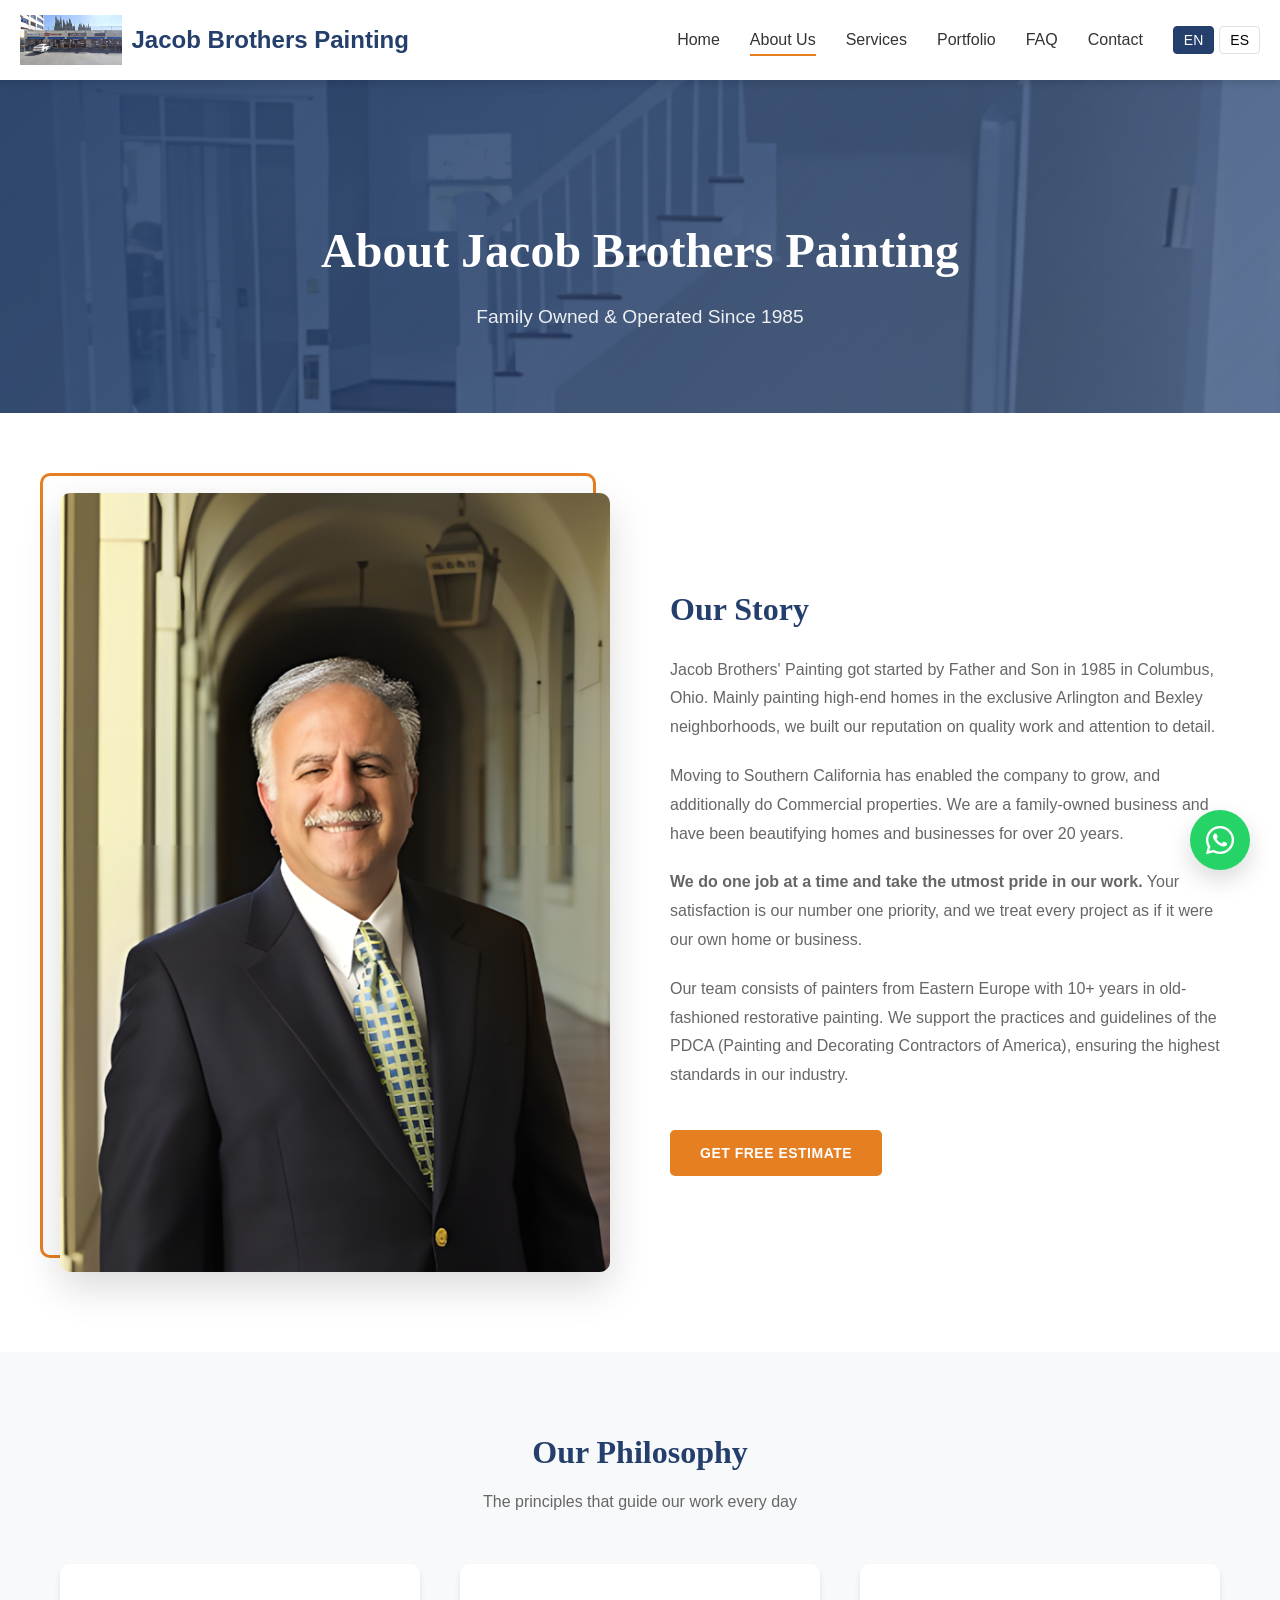
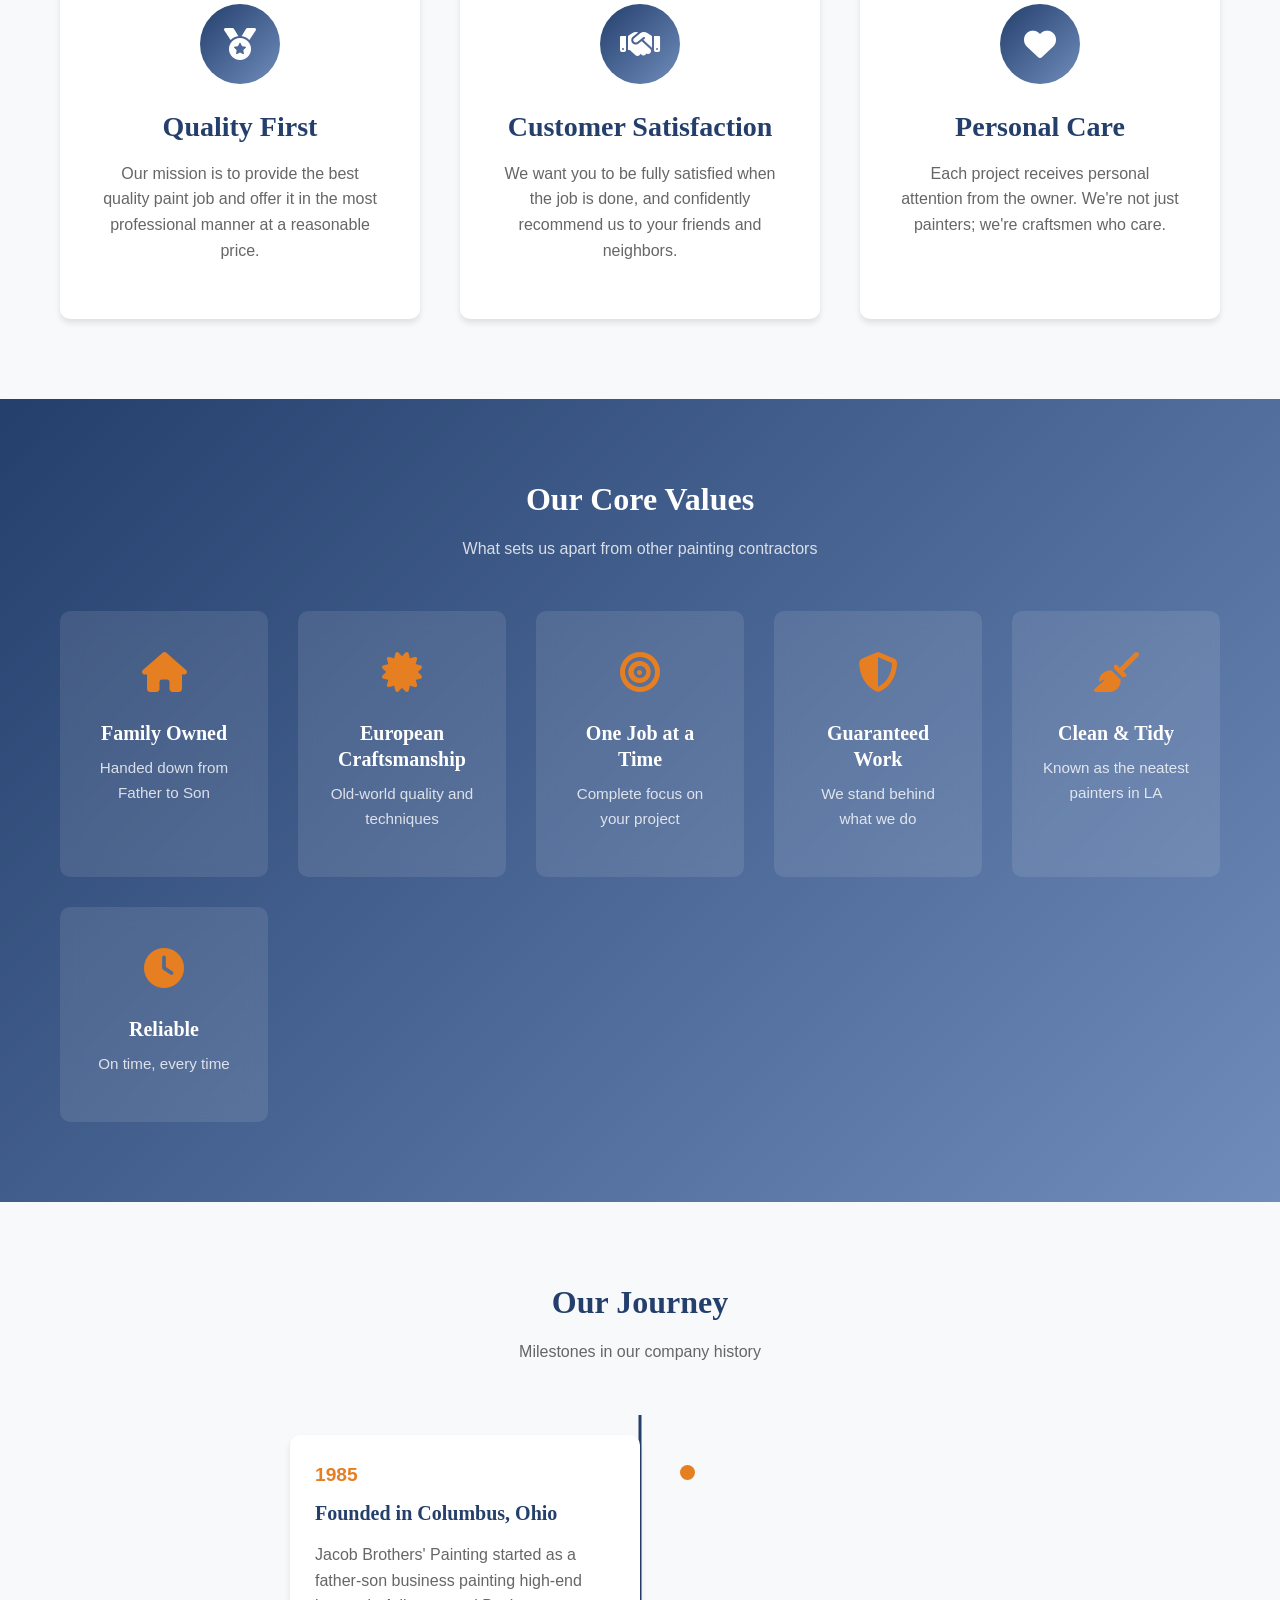
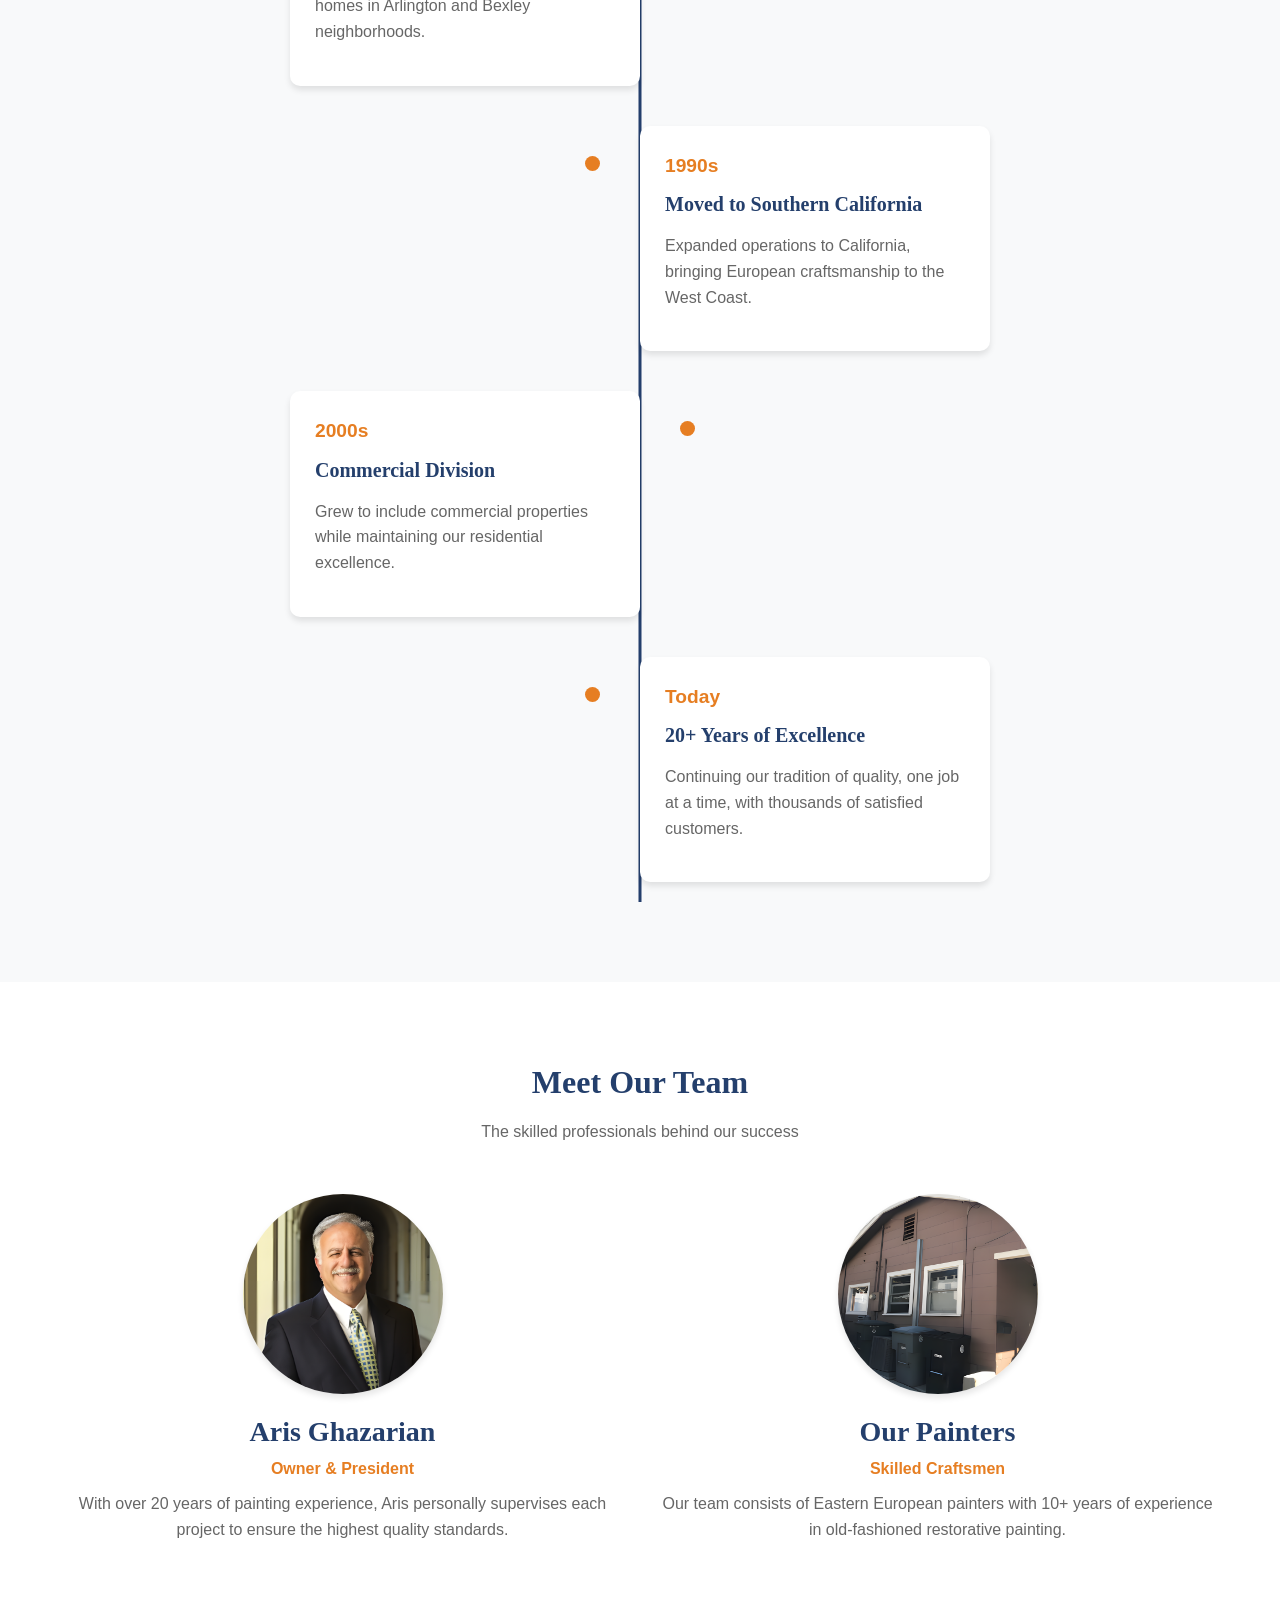
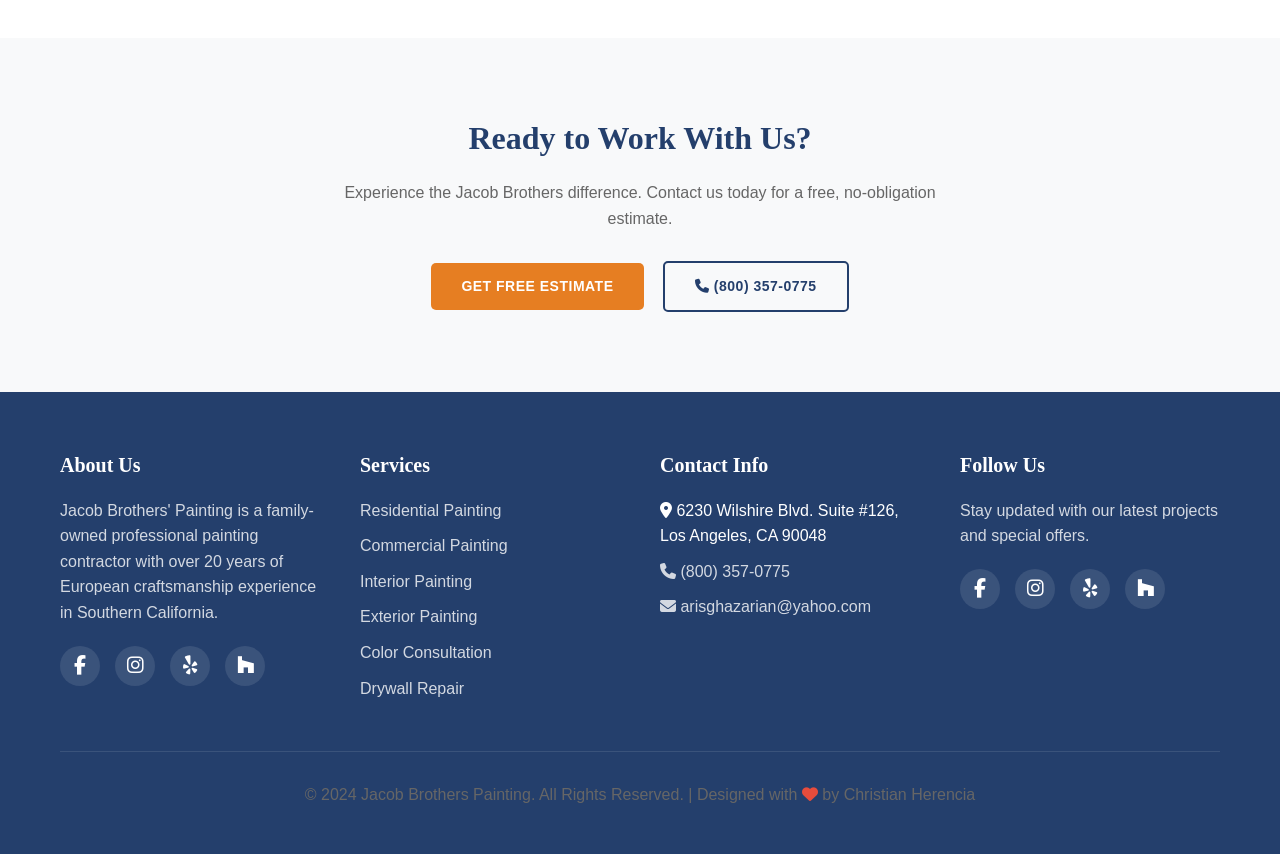
<file: about.html>
<!DOCTYPE html>
<html lang="en">
<head>
    <meta charset="UTF-8">
    <meta name="viewport" content="width=device-width, initial-scale=1.0">
    <meta http-equiv="X-UA-Compatible" content="IE=edge">
    
    <!-- Primary Meta Tags -->
    <title>About Us | Jacob Brothers Painting | Family Owned Painting Contractors Since 1985</title>
    <meta name="title" content="About Us | Jacob Brothers Painting | Family Owned Painting Contractors Since 1985">
    <meta name="description" content="Learn about Jacob Brothers Painting - a family-owned professional painting contractor with over 20 years of European craftsmanship experience in Southern California.">
    <meta name="keywords" content="about Jacob Brothers Painting, family owned painting contractor, Aris Ghazarian painter, European craftsmanship painting, Los Angeles painting company history">
    <meta name="author" content="Jacob Brothers Painting">
    <meta name="robots" content="index, follow">
    
    <!-- Open Graph / Facebook -->
    <meta property="og:type" content="website">
    <meta property="og:url" content="https://www.jacobbrotherspainting.com/about.html">
    <meta property="og:title" content="About Us | Jacob Brothers Painting">
    <meta property="og:description" content="Family-owned painting contractors since 1985. European craftsmanship, one job at a time.">
    <meta property="og:image" content="https://www.jacobbrotherspainting.com/assets/images/aris-ghazarian-owner-painter.jpg">
    
    <!-- Twitter -->
    <meta property="twitter:card" content="summary_large_image">
    <meta property="twitter:url" content="https://www.jacobbrotherspainting.com/about.html">
    <meta property="twitter:title" content="About Us | Jacob Brothers Painting">
    <meta property="twitter:description" content="Family-owned painting contractors since 1985. European craftsmanship, one job at a time.">
    <meta property="twitter:image" content="https://www.jacobbrotherspainting.com/assets/images/aris-ghazarian-owner-painter.jpg">
    
    <!-- Canonical URL -->
    <link rel="canonical" href="https://www.jacobbrotherspainting.com/about.html">
    
    <!-- Favicon -->
    <link rel="icon" type="image/png" href="assets/images/jacob-brothers-logo.png">
    
    <!-- Stylesheets -->
    <link rel="stylesheet" href="css/styles.css">
    
    <!-- Font Awesome for Icons -->
    <link rel="stylesheet" href="https://cdnjs.cloudflare.com/ajax/libs/font-awesome/6.4.0/css/all.min.css">
    
    <!-- Google Fonts -->
    <link rel="preconnect" href="https://fonts.googleapis.com">
    <link rel="preconnect" href="https://fonts.gstatic.com" crossorigin>
    <link href="https://fonts.googleapis.com/css2?family=Playfair+Display:wght@400;600;700&family=Segoe+UI:wght@300;400;500;600;700&display=swap" rel="stylesheet">
    
    <style>
        .about-hero {
            padding: 150px 0 80px;
            background: linear-gradient(135deg, rgba(36, 63, 108, 0.9) 0%, rgba(36, 63, 108, 0.7) 100%), url('assets/images/residential-painting-expert.jpg') center/cover;
            text-align: center;
            color: white;
            margin-top: 70px;
        }
        
        .about-hero h1 {
            color: white;
            font-size: 3rem;
            margin-bottom: 20px;
        }
        
        .about-hero p {
            color: rgba(255, 255, 255, 0.9);
            font-size: 1.2rem;
            max-width: 600px;
            margin: 0 auto;
        }
        
        .story-section {
            padding: 80px 0;
        }
        
        .story-grid {
            display: grid;
            grid-template-columns: 1fr 1fr;
            gap: 60px;
            align-items: center;
        }
        
        .story-image {
            position: relative;
        }
        
        .story-image img {
            border-radius: 10px;
            box-shadow: 0 15px 40px rgba(0, 0, 0, 0.15);
        }
        
        .story-image::before {
            content: '';
            position: absolute;
            top: -20px;
            left: -20px;
            width: 100%;
            height: 100%;
            border: 3px solid var(--accent-color);
            border-radius: 10px;
            z-index: -1;
        }
        
        .story-content h2 {
            margin-bottom: 25px;
        }
        
        .story-content p {
            margin-bottom: 20px;
            line-height: 1.8;
        }
        
        .philosophy-section {
            background: var(--light-gray);
            padding: 80px 0;
        }
        
        .philosophy-grid {
            display: grid;
            grid-template-columns: repeat(auto-fit, minmax(300px, 1fr));
            gap: 40px;
        }
        
        .philosophy-card {
            background: var(--white);
            padding: 40px;
            border-radius: 10px;
            box-shadow: var(--shadow);
            text-align: center;
            transition: var(--transition);
        }
        
        .philosophy-card:hover {
            transform: translateY(-10px);
            box-shadow: var(--shadow-lg);
        }
        
        .philosophy-icon {
            width: 80px;
            height: 80px;
            background: linear-gradient(135deg, var(--primary-color), var(--secondary-color));
            border-radius: 50%;
            display: flex;
            align-items: center;
            justify-content: center;
            margin: 0 auto 25px;
            color: var(--white);
            font-size: 2rem;
        }
        
        .philosophy-card h3 {
            margin-bottom: 15px;
        }
        
        .team-section {
            padding: 80px 0;
        }
        
        .team-grid {
            display: grid;
            grid-template-columns: repeat(auto-fit, minmax(250px, 1fr));
            gap: 30px;
            margin-top: 40px;
        }
        
        .team-card {
            text-align: center;
        }
        
        .team-image {
            width: 200px;
            height: 200px;
            margin: 0 auto 20px;
            border-radius: 50%;
            overflow: hidden;
            box-shadow: var(--shadow);
        }
        
        .team-image img {
            width: 100%;
            height: 100%;
            object-fit: cover;
        }
        
        .team-card h3 {
            margin-bottom: 5px;
        }
        
        .team-card .role {
            color: var(--accent-color);
            font-weight: 600;
            margin-bottom: 10px;
        }
        
        .values-section {
            background: linear-gradient(135deg, var(--primary-color) 0%, var(--secondary-color) 100%);
            color: white;
            padding: 80px 0;
        }
        
        .values-section h2 {
            color: white;
        }
        
        .values-grid {
            display: grid;
            grid-template-columns: repeat(auto-fit, minmax(200px, 1fr));
            gap: 30px;
            margin-top: 40px;
        }
        
        .value-item {
            text-align: center;
            padding: 30px;
            background: rgba(255, 255, 255, 0.1);
            border-radius: 10px;
            backdrop-filter: blur(10px);
        }
        
        .value-icon {
            font-size: 2.5rem;
            color: var(--accent-color);
            margin-bottom: 15px;
        }
        
        .value-item h4 {
            color: white;
            margin-bottom: 10px;
        }
        
        .value-item p {
            color: rgba(255, 255, 255, 0.8);
            font-size: 0.95rem;
        }
        
        .timeline-section {
            padding: 80px 0;
            background: var(--light-gray);
        }
        
        .timeline {
            max-width: 800px;
            margin: 40px auto 0;
            position: relative;
        }
        
        .timeline::before {
            content: '';
            position: absolute;
            left: 50%;
            transform: translateX(-50%);
            width: 3px;
            height: 100%;
            background: var(--primary-color);
        }
        
        .timeline-item {
            display: flex;
            justify-content: flex-end;
            padding: 20px 0;
            position: relative;
            width: 50%;
        }
        
        .timeline-item:nth-child(even) {
            justify-content: flex-start;
            margin-left: 50%;
        }
        
        .timeline-content {
            background: var(--white);
            padding: 25px;
            border-radius: 10px;
            box-shadow: var(--shadow);
            max-width: 350px;
            position: relative;
        }
        
        .timeline-content::before {
            content: '';
            position: absolute;
            top: 30px;
            width: 15px;
            height: 15px;
            background: var(--accent-color);
            border-radius: 50%;
        }
        
        .timeline-item:nth-child(odd) .timeline-content::before {
            right: -55px;
        }
        
        .timeline-item:nth-child(even) .timeline-content::before {
            left: -55px;
        }
        
        .timeline-year {
            font-weight: bold;
            color: var(--accent-color);
            font-size: 1.2rem;
            margin-bottom: 10px;
        }
        
        @media (max-width: 768px) {
            .story-grid {
                grid-template-columns: 1fr;
            }
            
            .timeline::before {
                left: 20px;
            }
            
            .timeline-item,
            .timeline-item:nth-child(even) {
                width: 100%;
                margin-left: 0;
                padding-left: 50px;
                justify-content: flex-start;
            }
            
            .timeline-content::before,
            .timeline-item:nth-child(odd) .timeline-content::before,
            .timeline-item:nth-child(even) .timeline-content::before {
                left: -35px;
                right: auto;
            }
        }
    </style>
</head>
<body>
    <!-- Navigation -->
    <nav class="navbar">
        <div class="navbar-container">
            <a href="index.html" class="logo">
                <img src="assets/images/jacob-brothers-logo.png" alt="Jacob Brothers Painting Logo">
                <span class="logo-text">Jacob Brothers Painting</span>
            </a>
            
            <ul class="nav-menu">
                <li><a href="index.html" class="nav-link" data-i18n="nav_home">Home</a></li>
                <li><a href="about.html" class="nav-link active" data-i18n="nav_about">About Us</a></li>
                <li><a href="services.html" class="nav-link" data-i18n="nav_services">Services</a></li>
                <li><a href="portfolio.html" class="nav-link" data-i18n="nav_portfolio">Portfolio</a></li>
                <li><a href="faq.html" class="nav-link" data-i18n="nav_faq">FAQ</a></li>
                <li><a href="contact.html" class="nav-link" data-i18n="nav_contact">Contact</a></li>
                <li class="lang-switcher">
                    <button class="lang-btn active" data-lang="en">EN</button>
                    <button class="lang-btn" data-lang="es">ES</button>
                </li>
            </ul>
            
            <div class="mobile-menu-toggle">
                <span></span>
                <span></span>
                <span></span>
            </div>
        </div>
    </nav>

    <!-- About Hero -->
    <section class="about-hero">
        <div class="container">
            <h1 data-i18n="about_title">About Jacob Brothers Painting</h1>
            <p data-i18n="about_subtitle">Family Owned & Operated Since 1985</p>
        </div>
    </section>

    <!-- Our Story -->
    <section class="story-section section">
        <div class="container">
            <div class="story-grid">
                <div class="story-image">
                    <img src="assets/images/aris-ghazarian-owner-painter.jpg" alt="Aris Ghazarian - Jacob Brothers Painting Owner">
                </div>
                <div class="story-content">
                    <h2>Our Story</h2>
                    <p>Jacob Brothers' Painting got started by Father and Son in 1985 in Columbus, Ohio. Mainly painting high-end homes in the exclusive Arlington and Bexley neighborhoods, we built our reputation on quality work and attention to detail.</p>
                    <p>Moving to Southern California has enabled the company to grow, and additionally do Commercial properties. We are a family-owned business and have been beautifying homes and businesses for over 20 years.</p>
                    <p><strong>We do one job at a time and take the utmost pride in our work.</strong> Your satisfaction is our number one priority, and we treat every project as if it were our own home or business.</p>
                    <p>Our team consists of painters from Eastern Europe with 10+ years in old-fashioned restorative painting. We support the practices and guidelines of the PDCA (Painting and Decorating Contractors of America), ensuring the highest standards in our industry.</p>
                    <a href="contact.html" class="btn btn-primary" style="margin-top: 20px;">Get Free Estimate</a>
                </div>
            </div>
        </div>
    </section>

    <!-- Our Philosophy -->
    <section class="philosophy-section">
        <div class="container">
            <div class="section-header">
                <h2>Our Philosophy</h2>
                <p>The principles that guide our work every day</p>
            </div>
            
            <div class="philosophy-grid">
                <div class="philosophy-card">
                    <div class="philosophy-icon">
                        <i class="fas fa-medal"></i>
                    </div>
                    <h3>Quality First</h3>
                    <p>Our mission is to provide the best quality paint job and offer it in the most professional manner at a reasonable price.</p>
                </div>
                
                <div class="philosophy-card">
                    <div class="philosophy-icon">
                        <i class="fas fa-handshake"></i>
                    </div>
                    <h3>Customer Satisfaction</h3>
                    <p>We want you to be fully satisfied when the job is done, and confidently recommend us to your friends and neighbors.</p>
                </div>
                
                <div class="philosophy-card">
                    <div class="philosophy-icon">
                        <i class="fas fa-heart"></i>
                    </div>
                    <h3>Personal Care</h3>
                    <p>Each project receives personal attention from the owner. We're not just painters; we're craftsmen who care.</p>
                </div>
            </div>
        </div>
    </section>

    <!-- Company Values -->
    <section class="values-section">
        <div class="container">
            <div class="section-header">
                <h2>Our Core Values</h2>
                <p style="color: rgba(255, 255, 255, 0.8);">What sets us apart from other painting contractors</p>
            </div>
            
            <div class="values-grid">
                <div class="value-item">
                    <div class="value-icon">
                        <i class="fas fa-home"></i>
                    </div>
                    <h4>Family Owned</h4>
                    <p>Handed down from Father to Son</p>
                </div>
                
                <div class="value-item">
                    <div class="value-icon">
                        <i class="fas fa-certificate"></i>
                    </div>
                    <h4>European Craftsmanship</h4>
                    <p>Old-world quality and techniques</p>
                </div>
                
                <div class="value-item">
                    <div class="value-icon">
                        <i class="fas fa-bullseye"></i>
                    </div>
                    <h4>One Job at a Time</h4>
                    <p>Complete focus on your project</p>
                </div>
                
                <div class="value-item">
                    <div class="value-icon">
                        <i class="fas fa-shield-alt"></i>
                    </div>
                    <h4>Guaranteed Work</h4>
                    <p>We stand behind what we do</p>
                </div>
                
                <div class="value-item">
                    <div class="value-icon">
                        <i class="fas fa-broom"></i>
                    </div>
                    <h4>Clean & Tidy</h4>
                    <p>Known as the neatest painters in LA</p>
                </div>
                
                <div class="value-item">
                    <div class="value-icon">
                        <i class="fas fa-clock"></i>
                    </div>
                    <h4>Reliable</h4>
                    <p>On time, every time</p>
                </div>
            </div>
        </div>
    </section>

    <!-- Timeline -->
    <section class="timeline-section">
        <div class="container">
            <div class="section-header">
                <h2>Our Journey</h2>
                <p>Milestones in our company history</p>
            </div>
            
            <div class="timeline">
                <div class="timeline-item">
                    <div class="timeline-content">
                        <div class="timeline-year">1985</div>
                        <h4>Founded in Columbus, Ohio</h4>
                        <p>Jacob Brothers' Painting started as a father-son business painting high-end homes in Arlington and Bexley neighborhoods.</p>
                    </div>
                </div>
                
                <div class="timeline-item">
                    <div class="timeline-content">
                        <div class="timeline-year">1990s</div>
                        <h4>Moved to Southern California</h4>
                        <p>Expanded operations to California, bringing European craftsmanship to the West Coast.</p>
                    </div>
                </div>
                
                <div class="timeline-item">
                    <div class="timeline-content">
                        <div class="timeline-year">2000s</div>
                        <h4>Commercial Division</h4>
                        <p>Grew to include commercial properties while maintaining our residential excellence.</p>
                    </div>
                </div>
                
                <div class="timeline-item">
                    <div class="timeline-content">
                        <div class="timeline-year">Today</div>
                        <h4>20+ Years of Excellence</h4>
                        <p>Continuing our tradition of quality, one job at a time, with thousands of satisfied customers.</p>
                    </div>
                </div>
            </div>
        </div>
    </section>

    <!-- Team Section -->
    <section class="team-section">
        <div class="container">
            <div class="section-header">
                <h2>Meet Our Team</h2>
                <p>The skilled professionals behind our success</p>
            </div>
            
            <div class="team-grid">
                <div class="team-card">
                    <div class="team-image">
                        <img src="assets/images/aris-ghazarian-owner-painter.jpg" alt="Aris Ghazarian">
                    </div>
                    <h3>Aris Ghazarian</h3>
                    <p class="role">Owner & President</p>
                    <p>With over 20 years of painting experience, Aris personally supervises each project to ensure the highest quality standards.</p>
                </div>
                
                <div class="team-card">
                    <div class="team-image">
                        <img src="assets/images/jacob-brothers-painting-team.jpg" alt="Our Painting Team">
                    </div>
                    <h3>Our Painters</h3>
                    <p class="role">Skilled Craftsmen</p>
                    <p>Our team consists of Eastern European painters with 10+ years of experience in old-fashioned restorative painting.</p>
                </div>
            </div>
        </div>
    </section>

    <!-- CTA Section -->
    <section class="cta-section" style="background: var(--light-gray); padding: 80px 0; text-align: center;">
        <div class="container">
            <h2 style="margin-bottom: 20px;">Ready to Work With Us?</h2>
            <p style="max-width: 600px; margin: 0 auto 30px; color: #666;">Experience the Jacob Brothers difference. Contact us today for a free, no-obligation estimate.</p>
            <div>
                <a href="contact.html" class="btn btn-primary" style="margin-right: 15px;">Get Free Estimate</a>
                <a href="tel:8003570775" class="btn btn-outline"><i class="fas fa-phone"></i> (800) 357-0775</a>
            </div>
        </div>
    </section>

    <!-- Footer -->
    <footer class="footer">
        <div class="container">
            <div class="footer-grid">
                <div class="footer-col">
                    <h4>About Us</h4>
                    <p>Jacob Brothers' Painting is a family-owned professional painting contractor with over 20 years of European craftsmanship experience in Southern California.</p>
                    <div class="social-links">
                        <a href="#" class="social-link"><i class="fab fa-facebook-f"></i></a>
                        <a href="#" class="social-link"><i class="fab fa-instagram"></i></a>
                        <a href="#" class="social-link"><i class="fab fa-yelp"></i></a>
                        <a href="#" class="social-link"><i class="fab fa-houzz"></i></a>
                    </div>
                </div>
                
                <div class="footer-col">
                    <h4>Services</h4>
                    <ul class="footer-links">
                        <li><a href="services.html">Residential Painting</a></li>
                        <li><a href="services.html">Commercial Painting</a></li>
                        <li><a href="services.html">Interior Painting</a></li>
                        <li><a href="services.html">Exterior Painting</a></li>
                        <li><a href="services.html">Color Consultation</a></li>
                        <li><a href="services.html">Drywall Repair</a></li>
                    </ul>
                </div>
                
                <div class="footer-col">
                    <h4>Contact Info</h4>
                    <ul class="footer-links">
                        <li><i class="fas fa-map-marker-alt"></i> 6230 Wilshire Blvd. Suite #126, Los Angeles, CA 90048</li>
                        <li><a href="tel:8003570775"><i class="fas fa-phone"></i> (800) 357-0775</a></li>
                        <li><a href="mailto:arisghazarian@yahoo.com"><i class="fas fa-envelope"></i> arisghazarian@yahoo.com</a></li>
                    </ul>
                </div>
                
                <div class="footer-col">
                    <h4>Follow Us</h4>
                    <p>Stay updated with our latest projects and special offers.</p>
                    <div class="social-links">
                        <a href="#" class="social-link"><i class="fab fa-facebook-f"></i></a>
                        <a href="#" class="social-link"><i class="fab fa-instagram"></i></a>
                        <a href="#" class="social-link"><i class="fab fa-yelp"></i></a>
                        <a href="#" class="social-link"><i class="fab fa-houzz"></i></a>
                    </div>
                </div>
            </div>
            
            <div class="footer-bottom">
                <p>&copy; 2024 Jacob Brothers Painting. All Rights Reserved. | Designed with <i class="fas fa-heart" style="color: #e74c3c;"></i> by Christian Herencia</p>
            </div>
        </div>
    </footer>

    <!-- Scroll to Top Button -->
    <button class="scroll-top" aria-label="Scroll to top">
        <i class="fas fa-chevron-up"></i>
    </button>

    <!-- WhatsApp Button -->
    <button class="whatsapp-btn" onclick="openWhatsApp()" aria-label="Contact us on WhatsApp">
        <i class="fab fa-whatsapp"></i>
        <span class="whatsapp-tooltip">Chat with us!</span>
    </button>

    <!-- JavaScript -->
    <script src="js/main.js"></script>
</body>
</html>
</file>
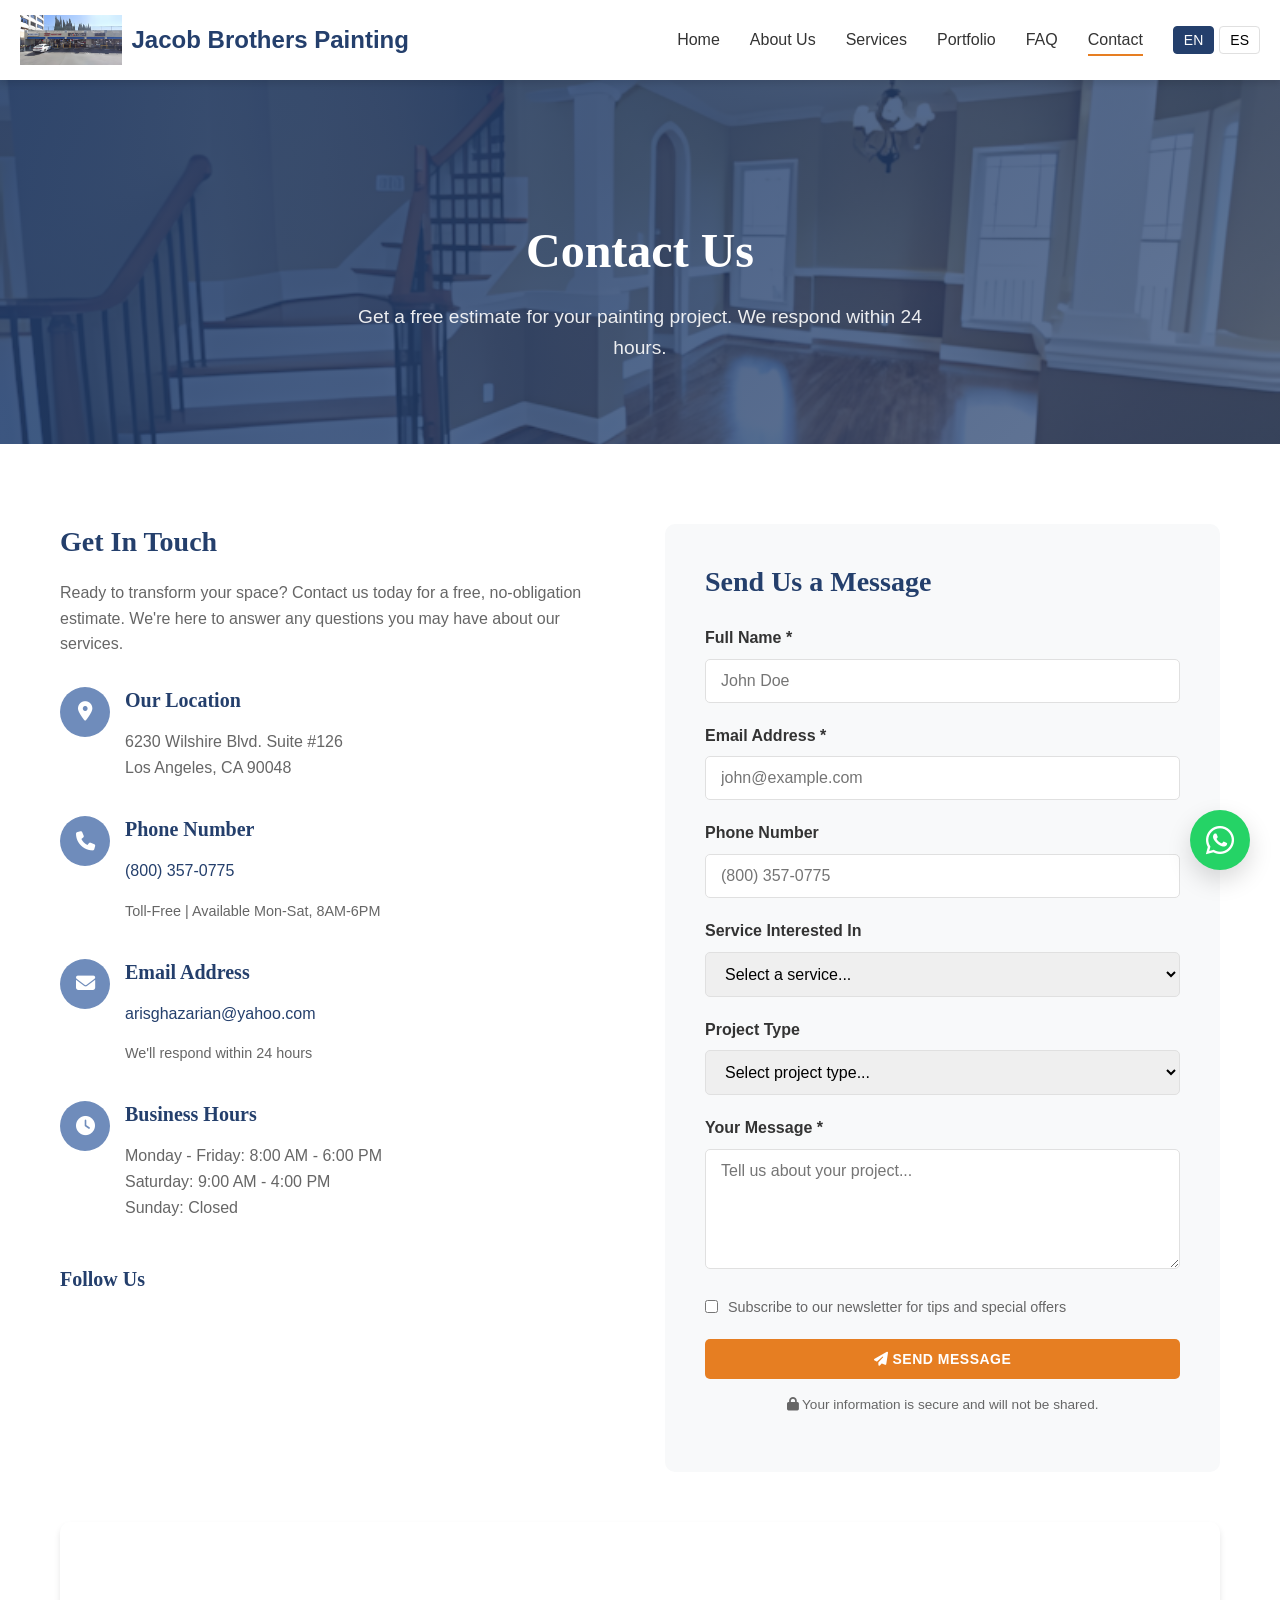
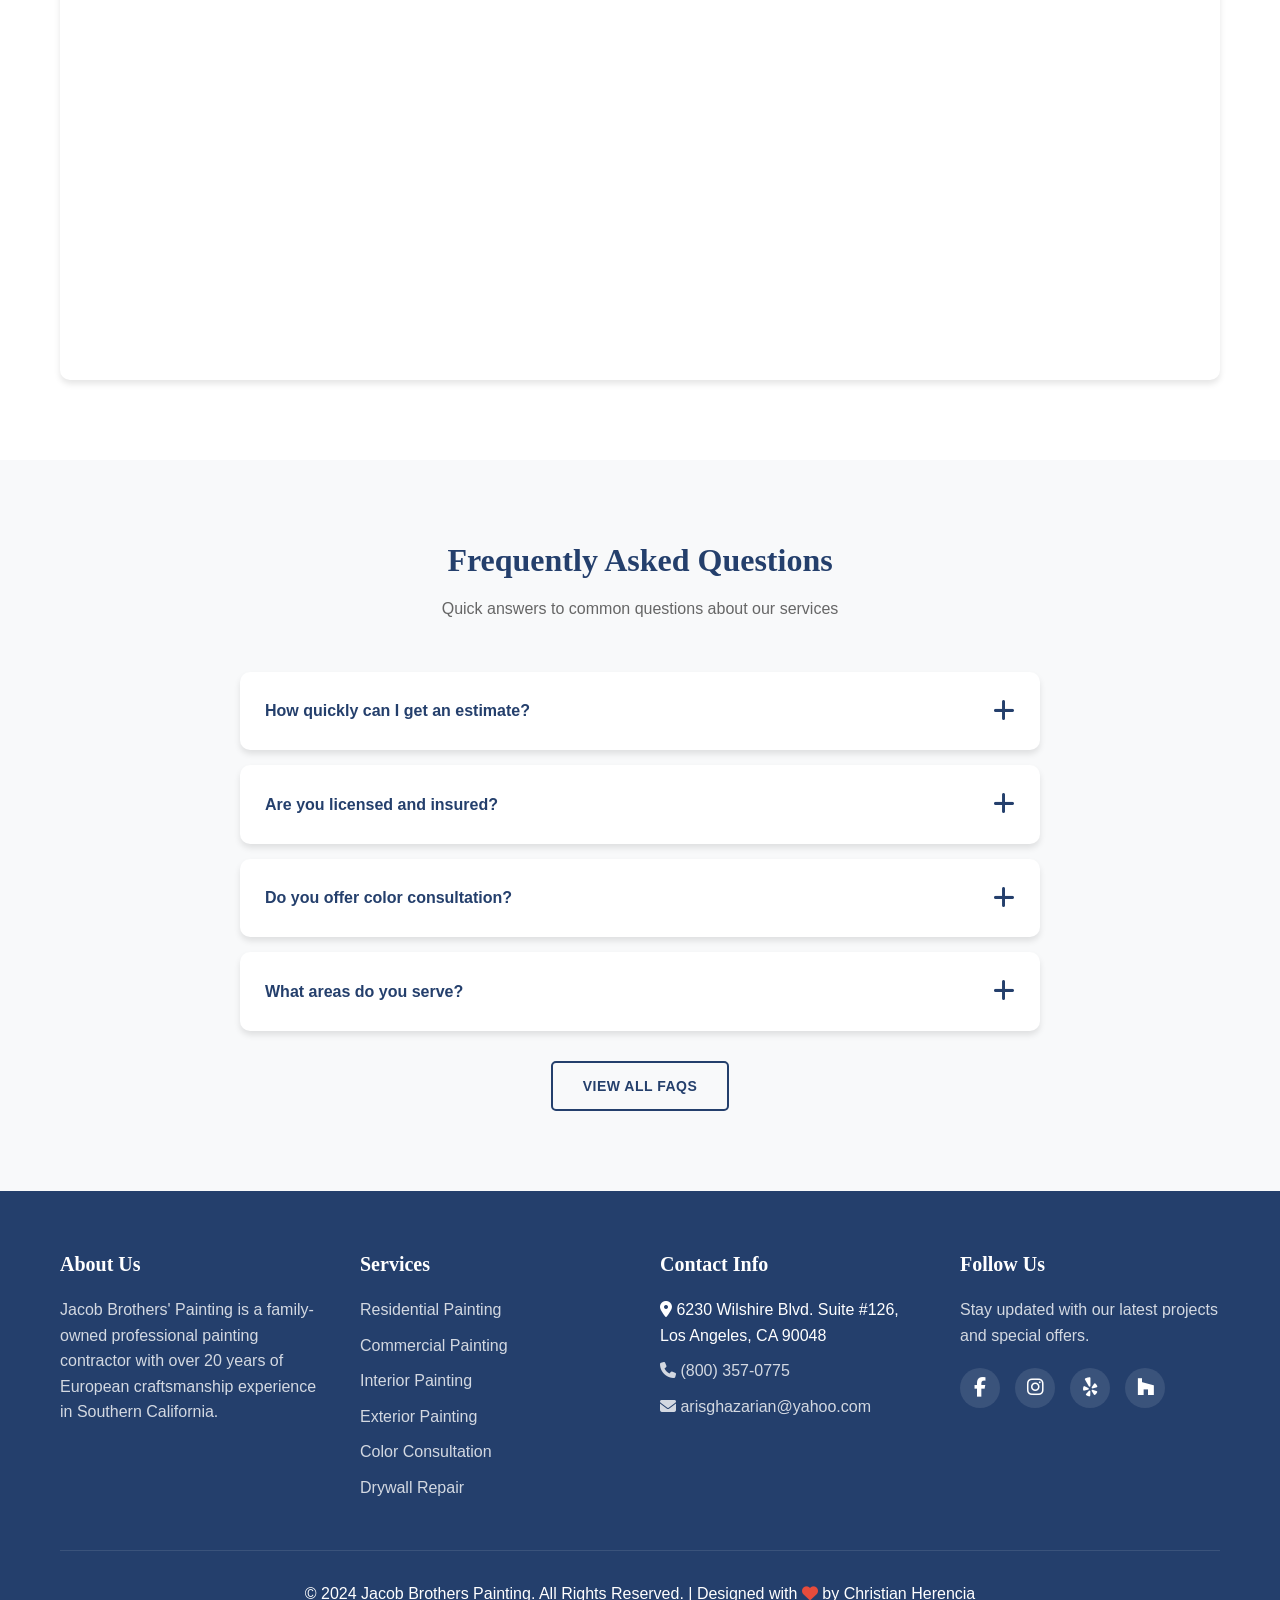
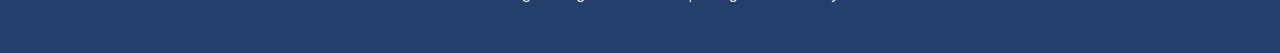
<file: contact.html>
<!DOCTYPE html>
<html lang="en">
<head>
    <meta charset="UTF-8">
    <meta name="viewport" content="width=device-width, initial-scale=1.0">
    <meta http-equiv="X-UA-Compatible" content="IE=edge">
    
    <!-- Primary Meta Tags -->
    <title>Contact Us | Jacob Brothers Painting | Free Painting Estimates Los Angeles</title>
    <meta name="title" content="Contact Us | Jacob Brothers Painting | Free Painting Estimates Los Angeles">
    <meta name="description" content="Contact Jacob Brothers Painting for free estimates and consultations. Professional painting contractors in Los Angeles with over 20 years of experience. Call (800) 357-0775">
    <meta name="keywords" content="contact painting contractor, free painting estimate Los Angeles, painting consultation, residential painting quote, commercial painting estimate, Southern California painters">
    <meta name="author" content="Jacob Brothers Painting">
    <meta name="robots" content="index, follow">
    
    <!-- Open Graph / Facebook -->
    <meta property="og:type" content="website">
    <meta property="og:url" content="https://www.jacobbrotherspainting.com/contact.html">
    <meta property="og:title" content="Contact Us | Jacob Brothers Painting">
    <meta property="og:description" content="Get a free estimate for your painting project. We respond within 24 hours.">
    <meta property="og:image" content="https://www.jacobbrotherspainting.com/assets/images/jacob-brothers-painting-team.jpg">
    
    <!-- Twitter -->
    <meta property="twitter:card" content="summary_large_image">
    <meta property="twitter:url" content="https://www.jacobbrotherspainting.com/contact.html">
    <meta property="twitter:title" content="Contact Us | Jacob Brothers Painting">
    <meta property="twitter:description" content="Get a free estimate for your painting project. We respond within 24 hours.">
    <meta property="twitter:image" content="https://www.jacobbrotherspainting.com/assets/images/jacob-brothers-painting-team.jpg">
    
    <!-- Canonical URL -->
    <link rel="canonical" href="https://www.jacobbrotherspainting.com/contact.html">
    
    <!-- Favicon -->
    <link rel="icon" type="image/png" href="assets/images/jacob-brothers-logo.png">
    
    <!-- Stylesheets -->
    <link rel="stylesheet" href="css/styles.css">
    
    <!-- Font Awesome for Icons -->
    <link rel="stylesheet" href="https://cdnjs.cloudflare.com/ajax/libs/font-awesome/6.4.0/css/all.min.css">
    
    <!-- Google Fonts -->
    <link rel="preconnect" href="https://fonts.googleapis.com">
    <link rel="preconnect" href="https://fonts.gstatic.com" crossorigin>
    <link href="https://fonts.googleapis.com/css2?family=Playfair+Display:wght@400;600;700&family=Segoe+UI:wght@300;400;500;600;700&display=swap" rel="stylesheet">
</head>
<body>
    <!-- Navigation -->
    <nav class="navbar">
        <div class="navbar-container">
            <a href="index.html" class="logo">
                <img src="assets/images/jacob-brothers-logo.png" alt="Jacob Brothers Painting Logo">
                <span class="logo-text">Jacob Brothers Painting</span>
            </a>
            
            <ul class="nav-menu">
                <li><a href="index.html" class="nav-link" data-i18n="nav_home">Home</a></li>
                <li><a href="about.html" class="nav-link" data-i18n="nav_about">About Us</a></li>
                <li><a href="services.html" class="nav-link" data-i18n="nav_services">Services</a></li>
                <li><a href="portfolio.html" class="nav-link" data-i18n="nav_portfolio">Portfolio</a></li>
                <li><a href="faq.html" class="nav-link" data-i18n="nav_faq">FAQ</a></li>
                <li><a href="contact.html" class="nav-link active" data-i18n="nav_contact">Contact</a></li>
                <li class="lang-switcher">
                    <button class="lang-btn active" data-lang="en">EN</button>
                    <button class="lang-btn" data-lang="es">ES</button>
                </li>
            </ul>
            
            <div class="mobile-menu-toggle">
                <span></span>
                <span></span>
                <span></span>
            </div>
        </div>
    </nav>

    <!-- Page Header -->
    <section class="page-header" style="background: linear-gradient(135deg, rgba(36, 63, 108, 0.9) 0%, rgba(36, 63, 108, 0.7) 100%), url('assets/images/exterior-house-painting-los-angeles.jpg') center/cover; padding: 150px 0 80px; text-align: center; color: white; margin-top: 70px;">
        <div class="container">
            <h1 style="color: white; font-size: 3rem; margin-bottom: 20px;">Contact Us</h1>
            <p style="color: rgba(255, 255, 255, 0.9); font-size: 1.2rem; max-width: 600px; margin: 0 auto;">Get a free estimate for your painting project. We respond within 24 hours.</p>
        </div>
    </section>

    <!-- Contact Section -->
    <section class="contact-section section">
        <div class="container">
            <div class="contact-grid">
                <div class="contact-info">
                    <h3>Get In Touch</h3>
                    <p>Ready to transform your space? Contact us today for a free, no-obligation estimate. We're here to answer any questions you may have about our services.</p>
                    
                    <div class="contact-details">
                        <div class="contact-item">
                            <div class="contact-icon">
                                <i class="fas fa-map-marker-alt"></i>
                            </div>
                            <div>
                                <h4>Our Location</h4>
                                <p>6230 Wilshire Blvd. Suite #126<br>Los Angeles, CA 90048</p>
                            </div>
                        </div>
                        
                        <div class="contact-item">
                            <div class="contact-icon">
                                <i class="fas fa-phone"></i>
                            </div>
                            <div>
                                <h4>Phone Number</h4>
                                <p><a href="tel:8003570775">(800) 357-0775</a></p>
                                <p style="font-size: 0.9rem; color: #666;">Toll-Free | Available Mon-Sat, 8AM-6PM</p>
                            </div>
                        </div>
                        
                        <div class="contact-item">
                            <div class="contact-icon">
                                <i class="fas fa-envelope"></i>
                            </div>
                            <div>
                                <h4>Email Address</h4>
                                <p><a href="mailto:arisghazarian@yahoo.com">arisghazarian@yahoo.com</a></p>
                                <p style="font-size: 0.9rem; color: #666;">We'll respond within 24 hours</p>
                            </div>
                        </div>
                        
                        <div class="contact-item">
                            <div class="contact-icon">
                                <i class="fas fa-clock"></i>
                            </div>
                            <div>
                                <h4>Business Hours</h4>
                                <p>Monday - Friday: 8:00 AM - 6:00 PM<br>Saturday: 9:00 AM - 4:00 PM<br>Sunday: Closed</p>
                            </div>
                        </div>
                    </div>
                    
                    <div style="margin-top: 30px;">
                        <h4>Follow Us</h4>
                        <div class="social-links" style="margin-top: 15px;">
                            <a href="#" class="social-link"><i class="fab fa-facebook-f"></i></a>
                            <a href="#" class="social-link"><i class="fab fa-instagram"></i></a>
                            <a href="#" class="social-link"><i class="fab fa-yelp"></i></a>
                            <a href="#" class="social-link"><i class="fab fa-houzz"></i></a>
                        </div>
                    </div>
                </div>
                
                <div class="contact-form-wrapper">
                    <form class="contact-form" id="contactForm" onsubmit="return handleFormSubmit(event)">
                        <h3 style="margin-bottom: 25px;">Send Us a Message</h3>
                        
                        <div class="form-group">
                            <label for="name">Full Name *</label>
                            <input type="text" id="name" name="name" required placeholder="John Doe">
                        </div>
                        
                        <div class="form-group">
                            <label for="email">Email Address *</label>
                            <input type="email" id="email" name="email" required placeholder="john@example.com">
                        </div>
                        
                        <div class="form-group">
                            <label for="phone">Phone Number</label>
                            <input type="tel" id="phone" name="phone" placeholder="(800) 357-0775">
                        </div>
                        
                        <div class="form-group">
                            <label for="service">Service Interested In</label>
                            <select id="service" name="service">
                                <option value="">Select a service...</option>
                                <option value="residential">Residential Painting</option>
                                <option value="commercial">Commercial Painting</option>
                                <option value="interior">Interior Painting</option>
                                <option value="exterior">Exterior Painting</option>
                                <option value="cabinet">Cabinet Refinishing</option>
                                <option value="drywall">Drywall Repair</option>
                                <option value="other">Other</option>
                            </select>
                        </div>
                        
                        <div class="form-group">
                            <label for="project-type">Project Type</label>
                            <select id="project-type" name="project-type">
                                <option value="">Select project type...</option>
                                <option value="new">New Project</option>
                                <option value="estimate">Request Estimate</option>
                                <option value="consultation">Color Consultation</option>
                                <option value="question">General Question</option>
                            </select>
                        </div>
                        
                        <div class="form-group">
                            <label for="message">Your Message *</label>
                            <textarea id="message" name="message" required placeholder="Tell us about your project..."></textarea>
                        </div>
                        
                        <div class="form-group">
                            <label style="display: flex; align-items: flex-start; gap: 10px; cursor: pointer;">
                                <input type="checkbox" name="newsletter" style="width: auto; margin-top: 4px;">
                                <span style="font-size: 0.9rem; color: #666; font-weight: normal;">Subscribe to our newsletter for tips and special offers</span>
                            </label>
                        </div>
                        
                        <button type="submit" class="btn btn-primary" style="width: 100%;">
                            <i class="fas fa-paper-plane"></i> Send Message
                        </button>
                        
                        <p style="font-size: 0.85rem; color: #666; margin-top: 15px; text-align: center;">
                            <i class="fas fa-lock"></i> Your information is secure and will not be shared.
                        </p>
                    </form>
                </div>
            </div>
            
            <!-- Google Map -->
            <div class="map-container" style="margin-top: 50px;">
                <iframe 
                    src="https://www.google.com/maps/embed?pb=!1m18!1m12!1m3!1d3305.7190744083!2d-118.3617!3d34.0622!2m3!1f0!2f0!3f0!3m2!1i1024!2i768!4f13.1!3m3!1m2!1s0x80c2bc04d6d147ab%3A0x1234567890abcdef!2s6230%20Wilshire%20Blvd%2C%20Los%20Angeles%2C%20CA%2090048!5e0!3m2!1sen!2sus!4v1234567890" 
                    width="100%" 
                    height="450" 
                    style="border:0;" 
                    allowfullscreen="" 
                    loading="lazy" 
                    referrerpolicy="no-referrer-when-downgrade"
                    title="Jacob Brothers Painting Location">
                </iframe>
            </div>
        </div>
    </section>

    <!-- FAQ Preview Section -->
    <section class="section section-light">
        <div class="container">
            <div class="section-header">
                <h2>Frequently Asked Questions</h2>
                <p>Quick answers to common questions about our services</p>
            </div>
            
            <div class="faq-container" style="max-width: 800px;">
                <div class="faq-item">
                    <div class="faq-question">
                        <span>How quickly can I get an estimate?</span>
                        <span class="faq-icon"><i class="fas fa-plus"></i></span>
                    </div>
                    <div class="faq-answer">
                        <div class="faq-answer-content">
                            <p>We typically provide written estimates within 48 hours of visiting your property. Contact us to schedule your free consultation.</p>
                        </div>
                    </div>
                </div>
                
                <div class="faq-item">
                    <div class="faq-question">
                        <span>Are you licensed and insured?</span>
                        <span class="faq-icon"><i class="fas fa-plus"></i></span>
                    </div>
                    <div class="faq-answer">
                        <div class="faq-answer-content">
                            <p>Yes, Jacob Brothers Painting is fully licensed and insured. We can provide copies of our insurance certificates upon request.</p>
                        </div>
                    </div>
                </div>
                
                <div class="faq-item">
                    <div class="faq-question">
                        <span>Do you offer color consultation?</span>
                        <span class="faq-icon"><i class="fas fa-plus"></i></span>
                    </div>
                    <div class="faq-answer">
                        <div class="faq-answer-content">
                            <p>Absolutely! We offer professional color consultation services to help you choose the perfect colors for your space.</p>
                        </div>
                    </div>
                </div>
                
                <div class="faq-item">
                    <div class="faq-question">
                        <span>What areas do you serve?</span>
                        <span class="faq-icon"><i class="fas fa-plus"></i></span>
                    </div>
                    <div class="faq-answer">
                        <div class="faq-answer-content">
                            <p>We serve the greater Los Angeles area, including San Fernando Valley, Glendale, Burbank, Pasadena, Beverly Hills, and surrounding communities.</p>
                        </div>
                    </div>
                </div>
            </div>
            
            <div class="text-center" style="margin-top: 30px;">
                <a href="faq.html" class="btn btn-outline">View All FAQs</a>
            </div>
        </div>
    </section>

    <!-- Footer -->
    <footer class="footer">
        <div class="container">
            <div class="footer-grid">
                <div class="footer-col">
                    <h4>About Us</h4>
                    <p>Jacob Brothers' Painting is a family-owned professional painting contractor with over 20 years of European craftsmanship experience in Southern California.</p>
              
                </div>
                
                <div class="footer-col">
                    <h4>Services</h4>
                    <ul class="footer-links">
                        <li><a href="services.html">Residential Painting</a></li>
                        <li><a href="services.html">Commercial Painting</a></li>
                        <li><a href="services.html">Interior Painting</a></li>
                        <li><a href="services.html">Exterior Painting</a></li>
                        <li><a href="services.html">Color Consultation</a></li>
                        <li><a href="services.html">Drywall Repair</a></li>
                    </ul>
                </div>
                
                <div class="footer-col">
                    <h4>Contact Info</h4>
                    <ul class="footer-links">
                        <li><i class="fas fa-map-marker-alt"></i> 6230 Wilshire Blvd. Suite #126, Los Angeles, CA 90048</li>
                        <li><a href="tel:8003570775"><i class="fas fa-phone"></i> (800) 357-0775</a></li>
                        <li><a href="mailto:arisghazarian@yahoo.com"><i class="fas fa-envelope"></i> arisghazarian@yahoo.com</a></li>
                    </ul>
                </div>
                
                <div class="footer-col">
                    <h4>Follow Us</h4>
                    <p>Stay updated with our latest projects and special offers.</p>
                    <div class="social-links">
                        <a href="#" class="social-link"><i class="fab fa-facebook-f"></i></a>
                        <a href="#" class="social-link"><i class="fab fa-instagram"></i></a>
                        <a href="#" class="social-link"><i class="fab fa-yelp"></i></a>
                        <a href="#" class="social-link"><i class="fab fa-houzz"></i></a>
                    </div>
                </div>
            </div>
            
            <div class="footer-bottom">
                <p style="color:white;">&copy; 2024 Jacob Brothers Painting. All Rights Reserved. | Designed with <i class="fas fa-heart" style="color: #e74c3c;"></i> by Christian Herencia</p>
            </div>
        </div>
    </footer>

    <!-- Scroll to Top Button -->
    <button class="scroll-top" aria-label="Scroll to top">
        <i class="fas fa-chevron-up"></i>
    </button>

    <!-- WhatsApp Button -->
    <button class="whatsapp-btn" onclick="openWhatsApp()" aria-label="Contact us on WhatsApp">
        <i class="fab fa-whatsapp"></i>
        <span class="whatsapp-tooltip">Chat with us!</span>
    </button>

    <!-- JavaScript -->
    <script src="js/main.js"></script>
    
    <!-- Form Handler -->
    <script>
        function handleFormSubmit(event) {
            event.preventDefault();
            
            const form = event.target;
            const formData = new FormData(form);
            
            // Basic validation
            const name = formData.get('name');
            const email = formData.get('email');
            const message = formData.get('message');
            
            if (!name || !email || !message) {
                alert('Please fill in all required fields.');
                return false;
            }
            
            // Email validation
            const emailRegex = /^[^\s@]+@[^\s@]+\.[^\s@]+$/;
            if (!emailRegex.test(email)) {
                alert('Please enter a valid email address.');
                return false;
            }
            
            // In a real implementation, you would send this to a server
            // For now, we'll just show a success message
            alert('Thank you for your message! We will get back to you within 24 hours.');
            form.reset();
            
            return false;
        }
        
        // Initialize FAQ accordion
        document.addEventListener('DOMContentLoaded', function() {
            const faqItems = document.querySelectorAll('.faq-item');
            
            faqItems.forEach(item => {
                const question = item.querySelector('.faq-question');
                if (question) {
                    question.addEventListener('click', () => {
                        const isActive = item.classList.contains('active');
                        
                        faqItems.forEach(otherItem => {
                            otherItem.classList.remove('active');
                        });
                        
                        if (!isActive) {
                            item.classList.add('active');
                        }
                    });
                }
            });
        });
    </script>
</body>
</html>
</file>
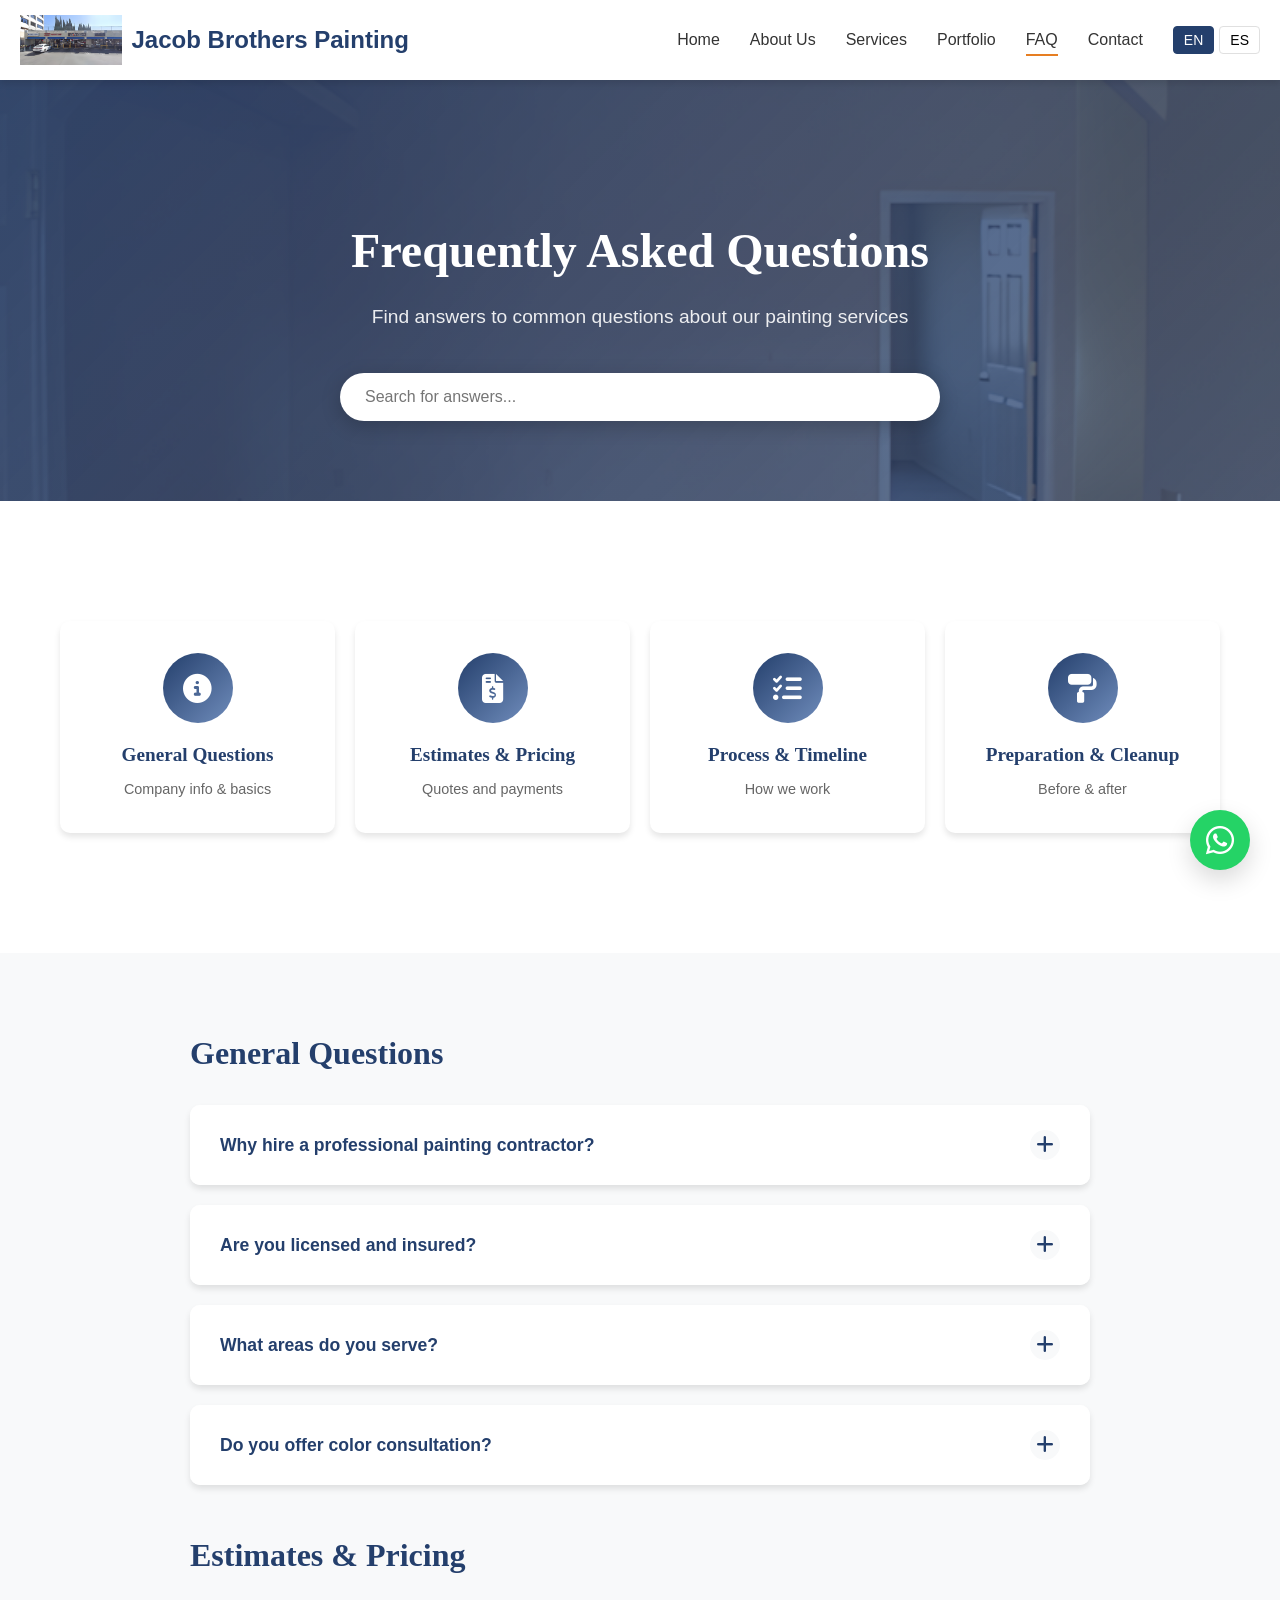
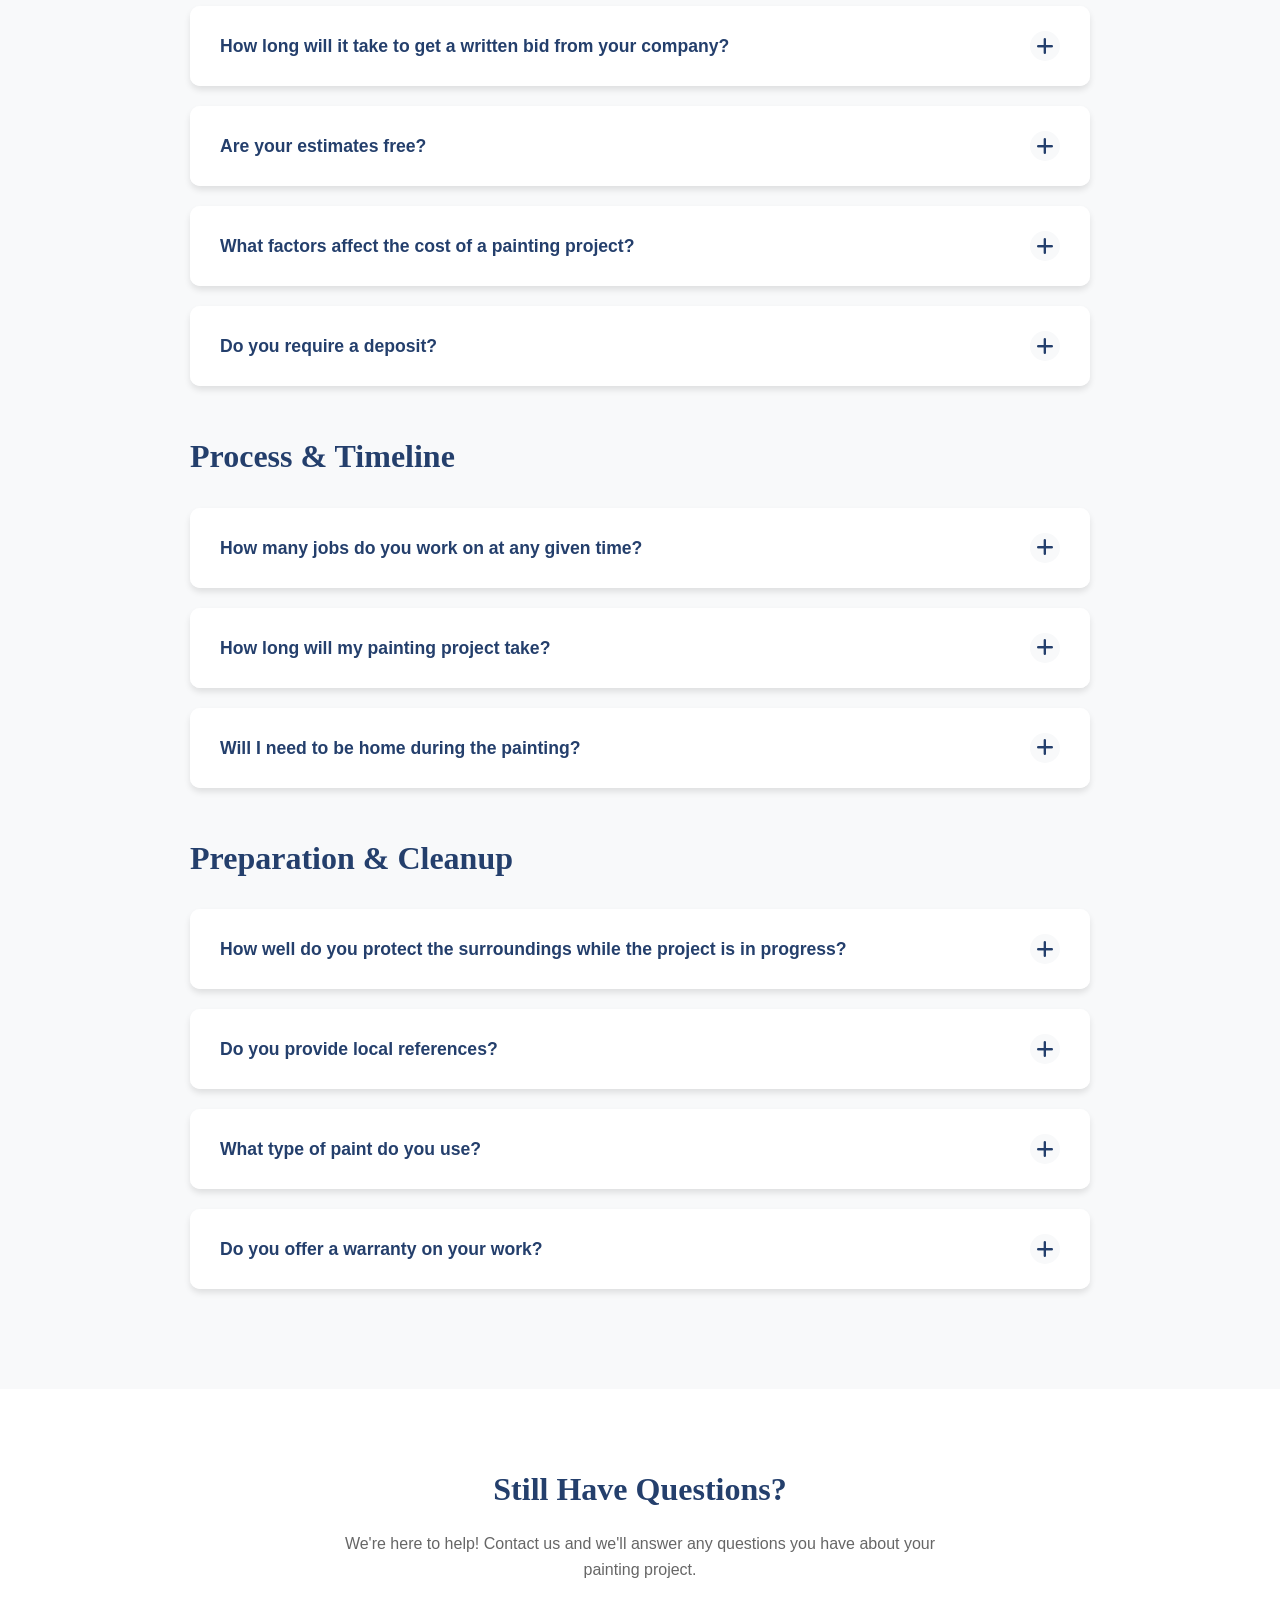
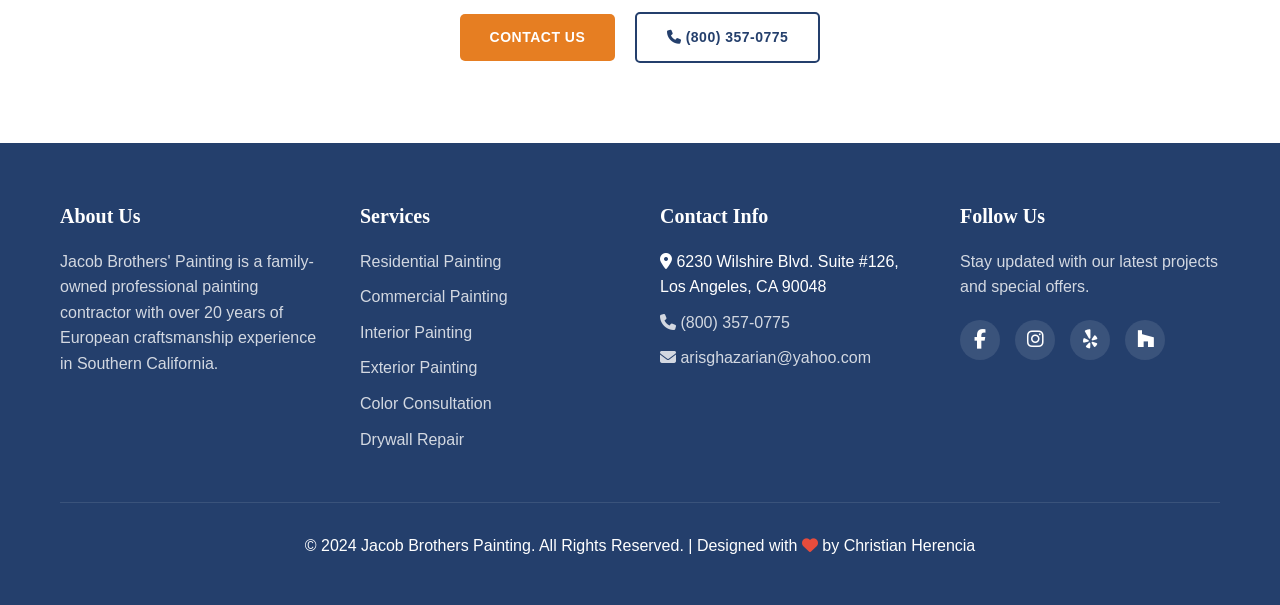
<file: faq.html>
<!DOCTYPE html>
<html lang="en">
<head>
    <meta charset="UTF-8">
    <meta name="viewport" content="width=device-width, initial-scale=1.0">
    <meta http-equiv="X-UA-Compatible" content="IE=edge">
    
    <!-- Primary Meta Tags -->
    <title>FAQ | Jacob Brothers Painting | Frequently Asked Questions About Painting Services</title>
    <meta name="title" content="FAQ | Jacob Brothers Painting | Frequently Asked Questions About Painting Services">
    <meta name="description" content="Find answers to frequently asked questions about our painting services. Learn about estimates, preparation, materials, and more from Jacob Brothers Painting.">
    <meta name="keywords" content="painting FAQ, painting questions, how long painting estimate, painting preparation, paint contractor questions, Los Angeles painting FAQ">
    <meta name="author" content="Jacob Brothers Painting">
    <meta name="robots" content="index, follow">
    
    <!-- Open Graph / Facebook -->
    <meta property="og:type" content="website">
    <meta property="og:url" content="https://www.jacobbrotherspainting.com/faq.html">
    <meta property="og:title" content="FAQ | Jacob Brothers Painting">
    <meta property="og:description" content="Find answers to frequently asked questions about our professional painting services.">
    <meta property="og:image" content="https://www.jacobbrotherspainting.com/assets/images/jacob-brothers-painting-team.jpg">
    
    <!-- Twitter -->
    <meta property="twitter:card" content="summary_large_image">
    <meta property="twitter:url" content="https://www.jacobbrotherspainting.com/faq.html">
    <meta property="twitter:title" content="FAQ | Jacob Brothers Painting">
    <meta property="twitter:description" content="Find answers to frequently asked questions about our professional painting services.">
    <meta property="twitter:image" content="https://www.jacobbrotherspainting.com/assets/images/jacob-brothers-painting-team.jpg">
    
    <!-- Canonical URL -->
    <link rel="canonical" href="https://www.jacobbrotherspainting.com/faq.html">
    
    <!-- Favicon -->
    <link rel="icon" type="image/png" href="assets/images/jacob-brothers-logo.png">
    
    <!-- Stylesheets -->
    <link rel="stylesheet" href="css/styles.css">
    
    <!-- Font Awesome for Icons -->
    <link rel="stylesheet" href="https://cdnjs.cloudflare.com/ajax/libs/font-awesome/6.4.0/css/all.min.css">
    
    <!-- Google Fonts -->
    <link rel="preconnect" href="https://fonts.googleapis.com">
    <link rel="preconnect" href="https://fonts.gstatic.com" crossorigin>
    <link href="https://fonts.googleapis.com/css2?family=Playfair+Display:wght@400;600;700&family=Segoe+UI:wght@300;400;500;600;700&display=swap" rel="stylesheet">
    
    <style>
        .faq-hero {
            padding: 150px 0 80px;
            background: linear-gradient(135deg, rgba(36, 63, 108, 0.9) 0%, rgba(36, 63, 108, 0.7) 100%), url('assets/images/interior-painting-contractor.jpg') center/cover;
            text-align: center;
            color: white;
            margin-top: 70px;
        }
        
        .faq-hero h1 {
            color: white;
            font-size: 3rem;
            margin-bottom: 20px;
        }
        
        .faq-hero p {
            color: rgba(255, 255, 255, 0.9);
            font-size: 1.2rem;
            max-width: 600px;
            margin: 0 auto;
        }
        
        .faq-search {
            max-width: 600px;
            margin: 40px auto 0;
        }
        
        .faq-search input {
            width: 100%;
            padding: 15px 25px;
            border: none;
            border-radius: 30px;
            font-size: 1rem;
            box-shadow: 0 5px 20px rgba(0, 0, 0, 0.2);
        }
        
        .faq-categories {
            display: grid;
            grid-template-columns: repeat(auto-fit, minmax(250px, 1fr));
            gap: 20px;
            margin: 40px 0;
        }
        
        .faq-category-card {
            background: var(--white);
            padding: 30px;
            border-radius: 10px;
            box-shadow: var(--shadow);
            text-align: center;
            cursor: pointer;
            transition: var(--transition);
            border: 2px solid transparent;
        }
        
        .faq-category-card:hover {
            transform: translateY(-5px);
            box-shadow: var(--shadow-lg);
            border-color: var(--accent-color);
        }
        
        .faq-category-icon {
            width: 70px;
            height: 70px;
            background: linear-gradient(135deg, var(--primary-color), var(--secondary-color));
            border-radius: 50%;
            display: flex;
            align-items: center;
            justify-content: center;
            margin: 0 auto 20px;
            color: var(--white);
            font-size: 1.8rem;
        }
        
        .faq-category-card h3 {
            margin-bottom: 10px;
            font-size: 1.2rem;
        }
        
        .faq-category-card p {
            color: var(--text-light);
            font-size: 0.9rem;
            margin: 0;
        }
        
        .faq-main {
            padding: 80px 0;
            background: var(--light-gray);
        }
        
        .faq-container {
            max-width: 900px;
            margin: 0 auto;
        }
        
        .faq-item {
            background: var(--white);
            margin-bottom: 20px;
            border-radius: 10px;
            box-shadow: var(--shadow);
            overflow: hidden;
            transition: var(--transition);
        }
        
        .faq-item:hover {
            box-shadow: var(--shadow-lg);
        }
        
        .faq-question {
            padding: 25px 30px;
            cursor: pointer;
            display: flex;
            justify-content: space-between;
            align-items: center;
            font-weight: 600;
            color: var(--primary-color);
            font-size: 1.1rem;
            transition: var(--transition);
            background: var(--white);
        }
        
        .faq-question:hover {
            background: rgba(36, 63, 108, 0.05);
        }
        
        .faq-icon {
            width: 30px;
            height: 30px;
            background: var(--light-gray);
            border-radius: 50%;
            display: flex;
            align-items: center;
            justify-content: center;
            font-size: 1.2rem;
            color: var(--primary-color);
            transition: var(--transition);
            flex-shrink: 0;
            margin-left: 15px;
        }
        
        .faq-item.active .faq-icon {
            background: var(--accent-color);
            color: var(--white);
            transform: rotate(45deg);
        }
        
        .faq-answer {
            max-height: 0;
            overflow: hidden;
            transition: max-height 0.4s ease;
        }
        
        .faq-item.active .faq-answer {
            max-height: 1000px;
        }
        
        .faq-answer-content {
            padding: 0 30px 30px;
            color: var(--text-light);
            line-height: 1.8;
            font-size: 1rem;
        }
        
        .faq-answer-content p {
            margin-bottom: 15px;
        }
        
        .faq-answer-content ul {
            margin: 15px 0;
            padding-left: 20px;
        }
        
        .faq-answer-content ul li {
            margin-bottom: 8px;
            position: relative;
            padding-left: 25px;
        }
        
        .faq-answer-content ul li::before {
            content: '✓';
            position: absolute;
            left: 0;
            color: var(--accent-color);
            font-weight: bold;
        }
        
        .faq-highlight {
            background: rgba(230, 126, 34, 0.1);
            border-left: 4px solid var(--accent-color);
            padding: 20px;
            margin: 20px 0;
            border-radius: 0 5px 5px 0;
        }
        
        .faq-highlight strong {
            color: var(--accent-color);
        }
        
        .back-to-top-faq {
            position: fixed;
            bottom: 100px;
            right: 100px;
            background: var(--white);
            border: 2px solid var(--border-color);
            padding: 10px 20px;
            border-radius: 25px;
            cursor: pointer;
            font-size: 0.9rem;
            font-weight: 600;
            color: var(--primary-color);
            box-shadow: var(--shadow);
            transition: var(--transition);
            z-index: 998;
            display: none;
        }
        
        .back-to-top-faq.visible {
            display: block;
        }
        
        .back-to-top-faq:hover {
            background: var(--primary-color);
            color: var(--white);
        }
        
        @media (max-width: 768px) {
            .back-to-top-faq {
                right: 80px;
                bottom: 80px;
            }
        }
    </style>
</head>
<body>
    <!-- Navigation -->
    <nav class="navbar">
        <div class="navbar-container">
            <a href="index.html" class="logo">
                <img src="assets/images/jacob-brothers-logo.png" alt="Jacob Brothers Painting Logo">
                <span class="logo-text">Jacob Brothers Painting</span>
            </a>
            
            <ul class="nav-menu">
                <li><a href="index.html" class="nav-link" data-i18n="nav_home">Home</a></li>
                <li><a href="about.html" class="nav-link" data-i18n="nav_about">About Us</a></li>
                <li><a href="services.html" class="nav-link" data-i18n="nav_services">Services</a></li>
                <li><a href="portfolio.html" class="nav-link" data-i18n="nav_portfolio">Portfolio</a></li>
                <li><a href="faq.html" class="nav-link active" data-i18n="nav_faq">FAQ</a></li>
                <li><a href="contact.html" class="nav-link" data-i18n="nav_contact">Contact</a></li>
                <li class="lang-switcher">
                    <button class="lang-btn active" data-lang="en">EN</button>
                    <button class="lang-btn" data-lang="es">ES</button>
                </li>
            </ul>
            
            <div class="mobile-menu-toggle">
                <span></span>
                <span></span>
                <span></span>
            </div>
        </div>
    </nav>

    <!-- FAQ Hero -->
    <section class="faq-hero">
        <div class="container">
            <h1 data-i18n="faq_title">Frequently Asked Questions</h1>
            <p>Find answers to common questions about our painting services</p>
            
            <div class="faq-search">
                <input type="text" id="faqSearch" placeholder="Search for answers..." onkeyup="filterFAQs()">
            </div>
        </div>
    </section>

    <!-- FAQ Categories -->
    <section class="section">
        <div class="container">
            <div class="faq-categories">
                <div class="faq-category-card" onclick="scrollToCategory('general')">
                    <div class="faq-category-icon">
                        <i class="fas fa-info-circle"></i>
                    </div>
                    <h3>General Questions</h3>
                    <p>Company info & basics</p>
                </div>
                
                <div class="faq-category-card" onclick="scrollToCategory('estimates')">
                    <div class="faq-category-icon">
                        <i class="fas fa-file-invoice-dollar"></i>
                    </div>
                    <h3>Estimates & Pricing</h3>
                    <p>Quotes and payments</p>
                </div>
                
                <div class="faq-category-card" onclick="scrollToCategory('process')">
                    <div class="faq-category-icon">
                        <i class="fas fa-tasks"></i>
                    </div>
                    <h3>Process & Timeline</h3>
                    <p>How we work</p>
                </div>
                
                <div class="faq-category-card" onclick="scrollToCategory('preparation')">
                    <div class="faq-category-icon">
                        <i class="fas fa-paint-roller"></i>
                    </div>
                    <h3>Preparation & Cleanup</h3>
                    <p>Before & after</p>
                </div>
            </div>
        </div>
    </section>

    <!-- FAQ Main Content -->
    <section class="faq-main" id="faq-main">
        <div class="container">
            <div class="faq-container">
                <!-- General Questions -->
                <div id="general">
                    <h2 style="margin-bottom: 30px;">General Questions</h2>
                    
                    <div class="faq-item">
                        <div class="faq-question">
                            <span>Why hire a professional painting contractor?</span>
                            <span class="faq-icon"><i class="fas fa-plus"></i></span>
                        </div>
                        <div class="faq-answer">
                            <div class="faq-answer-content">
                                <p>Before you decide to hire the least expensive painter you can find, or "do it yourself", here are important points to consider:</p>
                                
                                <div class="faq-highlight">
                                    <strong>SAFETY</strong> - Painting can be hazardous work, whether it's working on a ladder or dealing with solvents and dust. Hiring a professional contractor means you don't have to worry about these problems.
                                </div>
                                
                                <div class="faq-highlight">
                                    <strong>HEALTH</strong> - If your home or business was built before 1978, it may have been painted with lead-based paint. Professional contractors will take appropriate steps to protect you and follow EPA recommendations.
                                </div>
                                
                                <div class="faq-highlight">
                                    <strong>PREPARATION & PAINTING</strong> - Getting the surface properly prepared makes all the difference. Professional contractors know the value of preparation and will do it right.
                                </div>
                                
                                <div class="faq-highlight">
                                    <strong>KNOWING PAINTS</strong> - The choices today are more complicated than just oil or latex, and professional contractors will know what works, how to use it, and will have the right tools for the job.
                                </div>
                            </div>
                        </div>
                    </div>
                    
                    <div class="faq-item">
                        <div class="faq-question">
                            <span>Are you licensed and insured?</span>
                            <span class="faq-icon"><i class="fas fa-plus"></i></span>
                        </div>
                        <div class="faq-answer">
                            <div class="faq-answer-content">
                                <p>Yes, Jacob Brothers Painting is fully licensed and insured. We can provide copies of our insurance certificates upon request.</p>
                                <p>We believe in complete transparency and want you to have peace of mind knowing that you're working with a legitimate, protected business.</p>
                            </div>
                        </div>
                    </div>
                    
                    <div class="faq-item">
                        <div class="faq-question">
                            <span>What areas do you serve?</span>
                            <span class="faq-icon"><i class="fas fa-plus"></i></span>
                        </div>
                        <div class="faq-answer">
                            <div class="faq-answer-content">
                                <p>We serve the greater Los Angeles area, including:</p>
                                <ul>
                                    <li>San Fernando Valley</li>
                                    <li>Glendale</li>
                                    <li>Burbank</li>
                                    <li>Pasadena</li>
                                    <li>Beverly Hills</li>
                                    <li>Santa Monica</li>
                                    <li>West Hollywood</li>
                                    <li>And surrounding communities</li>
                                </ul>
                            </div>
                        </div>
                    </div>
                    
                    <div class="faq-item">
                        <div class="faq-question">
                            <span>Do you offer color consultation?</span>
                            <span class="faq-icon"><i class="fas fa-plus"></i></span>
                        </div>
                        <div class="faq-answer">
                            <div class="faq-answer-content">
                                <p>Absolutely! We offer professional color consultation services to help you choose the perfect colors for your space.</p>
                                <p>With over 20 years of experience, we can provide expert advice on color combinations, finishes, and trends that will enhance your property's appearance and value.</p>
                            </div>
                        </div>
                    </div>
                </div>
                
                <!-- Estimates & Pricing -->
                <div id="estimates" style="margin-top: 50px;">
                    <h2 style="margin-bottom: 30px;">Estimates & Pricing</h2>
                    
                    <div class="faq-item">
                        <div class="faq-question">
                            <span>How long will it take to get a written bid from your company?</span>
                            <span class="faq-icon"><i class="fas fa-plus"></i></span>
                        </div>
                        <div class="faq-answer">
                            <div class="faq-answer-content">
                                <p><strong>You'll get a detailed written bid within 48 hours</strong> of visiting your property.</p>
                                <p>Our estimates include:</p>
                                <ul>
                                    <li>Detailed scope of work</li>
                                    <li>Surface preparation details</li>
                                    <li>Number of coats to be applied</li>
                                    <li>Paint brands and types</li>
                                    <li>Timeline for completion</li>
                                    <li>Complete pricing breakdown</li>
                                </ul>
                            </div>
                        </div>
                    </div>
                    
                    <div class="faq-item">
                        <div class="faq-question">
                            <span>Are your estimates free?</span>
                            <span class="faq-icon"><i class="fas fa-plus"></i></span>
                        </div>
                        <div class="faq-answer">
                            <div class="faq-answer-content">
                                <p>Yes, all our estimates are completely free with no obligation.</p>
                                <p>We believe in providing transparent, honest pricing upfront so you can make an informed decision about your painting project.</p>
                            </div>
                        </div>
                    </div>
                    
                    <div class="faq-item">
                        <div class="faq-question">
                            <span>What factors affect the cost of a painting project?</span>
                            <span class="faq-icon"><i class="fas fa-plus"></i></span>
                        </div>
                        <div class="faq-answer">
                            <div class="faq-answer-content">
                                <p>Several factors can affect the final cost:</p>
                                <ul>
                                    <li>Size of the area to be painted</li>
                                    <li>Condition of surfaces (repairs needed)</li>
                                    <li>Number of coats required</li>
                                    <li>Type and quality of paint selected</li>
                                    <li>Accessibility (height, obstacles)</li>
                                    <li>Preparation work needed</li>
                                    <li>Timeline requirements</li>
                                </ul>
                            </div>
                        </div>
                    </div>
                    
                    <div class="faq-item">
                        <div class="faq-question">
                            <span>Do you require a deposit?</span>
                            <span class="faq-icon"><i class="fas fa-plus"></i></span>
                        </div>
                        <div class="faq-answer">
                            <div class="faq-answer-content">
                                <p>For most residential projects, we do not require a large deposit. Payment terms are discussed during the estimate process and outlined in your written contract.</p>
                                <p>We believe in earning your trust through our work, and payment schedules are structured to protect both parties.</p>
                            </div>
                        </div>
                    </div>
                </div>
                
                <!-- Process & Timeline -->
                <div id="process" style="margin-top: 50px;">
                    <h2 style="margin-bottom: 30px;">Process & Timeline</h2>
                    
                    <div class="faq-item">
                        <div class="faq-question">
                            <span>How many jobs do you work on at any given time?</span>
                            <span class="faq-icon"><i class="fas fa-plus"></i></span>
                        </div>
                        <div class="faq-answer">
                            <div class="faq-answer-content">
                                <p><strong>We work on one job at a time.</strong></p>
                                <p>This is one of the key differences that sets us apart. By focusing on one project at a time, we ensure:</p>
                                <ul>
                                    <li>Complete attention to your project</li>
                                    <li>Faster completion time</li>
                                    <li>Consistent crew presence</li>
                                    <li>Direct owner supervision</li>
                                    <li>Better communication</li>
                                </ul>
                                <p>Each job is supervised by a family member with over 20 years of painting experience.</p>
                            </div>
                        </div>
                    </div>
                    
                    <div class="faq-item">
                        <div class="faq-question">
                            <span>How long will my painting project take?</span>
                            <span class="faq-icon"><i class="fas fa-plus"></i></span>
                        </div>
                        <div class="faq-answer">
                            <div class="faq-answer-content">
                                <p>Project timelines vary based on scope and conditions:</p>
                                <ul>
                                    <li><strong>Interior room:</strong> 1-2 days</li>
                                    <li><strong>Whole house interior:</strong> 3-7 days</li>
                                    <li><strong>Exterior home:</strong> 5-10 days</li>
                                    <li><strong>Commercial projects:</strong> Varies by size</li>
                                </ul>
                                <p>We'll provide a detailed timeline in your written estimate and keep you informed of any changes.</p>
                            </div>
                        </div>
                    </div>
                    
                    <div class="faq-item">
                        <div class="faq-question">
                            <span>Will I need to be home during the painting?</span>
                            <span class="faq-icon"><i class="fas fa-plus"></i></span>
                        </div>
                        <div class="faq-answer">
                            <div class="faq-answer-content">
                                <p>For exterior projects, you don't need to be home as long as we have access to the property.</p>
                                <p>For interior projects, we prefer someone to be home for the initial walkthrough and final walkthrough, but you don't need to be present during the actual painting. We're professional, respectful, and can work independently.</p>
                            </div>
                        </div>
                    </div>
                </div>
                
                <!-- Preparation & Cleanup -->
                <div id="preparation" style="margin-top: 50px;">
                    <h2 style="margin-bottom: 30px;">Preparation & Cleanup</h2>
                    
                    <div class="faq-item">
                        <div class="faq-question">
                            <span>How well do you protect the surroundings while the project is in progress?</span>
                            <span class="faq-icon"><i class="fas fa-plus"></i></span>
                        </div>
                        <div class="faq-answer">
                            <div class="faq-answer-content">
                                <p>We're known as <strong>"the neatest painters in Los Angeles"</strong> - we have the most shop vacs in town!</p>
                                <p>Our protection process includes:</p>
                                <ul>
                                    <li>Covering all furniture with drop cloths</li>
                                    <li>Protecting floors with canvas or plastic</li>
                                    <li>Masking trim, windows, and hardware</li>
                                    <li>Removing and covering outlet/switch plates</li>
                                    <li>Protecting landscaping for exterior work</li>
                                </ul>
                                <p>After completion, all areas are vacuumed and moved items are replaced carefully.</p>
                            </div>
                        </div>
                    </div>
                    
                    <div class="faq-item">
                        <div class="faq-question">
                            <span>Do you provide local references?</span>
                            <span class="faq-icon"><i class="fas fa-plus"></i></span>
                        </div>
                        <div class="faq-answer">
                            <div class="faq-answer-content">
                                <p>Yes, we'll gladly provide the names and phone numbers of several of our clients in your neighborhood.</p>
                                <p>We're proud of our work and our reputation. Don't hesitate to ask for references or check our reviews on Yelp, Google, Angie's List, and Houzz.</p>
                            </div>
                        </div>
                    </div>
                    
                    <div class="faq-item">
                        <div class="faq-question">
                            <span>What type of paint do you use?</span>
                            <span class="faq-icon"><i class="fas fa-plus"></i></span>
                        </div>
                        <div class="faq-answer">
                            <div class="faq-answer-content">
                                <p>We use only the highest quality paints from trusted brands like:</p>
                                <ul>
                                    <li>Sherwin-Williams</li>
                                    <li>Benjamin Moore</li>
                                    <li>Dunn-Edwards</li>
                                </ul>
                                <p>We recommend specific products based on your project needs, surface type, and budget. We never cut corners with cheap materials.</p>
                            </div>
                        </div>
                    </div>
                    
                    <div class="faq-item">
                        <div class="faq-question">
                            <span>Do you offer a warranty on your work?</span>
                            <span class="faq-icon"><i class="fas fa-plus"></i></span>
                        </div>
                        <div class="faq-answer">
                            <div class="faq-answer-content">
                                <p>Yes, we stand behind our work with a satisfaction guarantee. If you're not happy with any aspect of our work, we'll make it right.</p>
                                <p>Specific warranty terms depend on the type of project and materials used, and will be detailed in your written contract.</p>
                            </div>
                        </div>
                    </div>
                </div>
            </div>
        </div>
    </section>

    <!-- CTA Section -->
    <section class="cta-section" style="background: var(--white); padding: 80px 0; text-align: center;">
        <div class="container">
            <h2 style="margin-bottom: 20px;">Still Have Questions?</h2>
            <p style="max-width: 600px; margin: 0 auto 30px; color: #666;">We're here to help! Contact us and we'll answer any questions you have about your painting project.</p>
            <div>
                <a href="contact.html" class="btn btn-primary" style="margin-right: 15px;">Contact Us</a>
                <a href="tel:8003570775" class="btn btn-outline"><i class="fas fa-phone"></i> (800) 357-0775</a>
            </div>
        </div>
    </section>

    <!-- Footer -->
    <footer class="footer">
        <div class="container">
            <div class="footer-grid">
                <div class="footer-col">
                    <h4>About Us</h4>
                    <p>Jacob Brothers' Painting is a family-owned professional painting contractor with over 20 years of European craftsmanship experience in Southern California.</p>
                </div>
                
                <div class="footer-col">
                    <h4>Services</h4>
                    <ul class="footer-links">
                        <li><a href="services.html">Residential Painting</a></li>
                        <li><a href="services.html">Commercial Painting</a></li>
                        <li><a href="services.html">Interior Painting</a></li>
                        <li><a href="services.html">Exterior Painting</a></li>
                        <li><a href="services.html">Color Consultation</a></li>
                        <li><a href="services.html">Drywall Repair</a></li>
                    </ul>
                </div>
                
                <div class="footer-col">
                    <h4>Contact Info</h4>
                    <ul class="footer-links">
                        <li><i class="fas fa-map-marker-alt"></i> 6230 Wilshire Blvd. Suite #126, Los Angeles, CA 90048</li>
                        <li><a href="tel:8003570775"><i class="fas fa-phone"></i> (800) 357-0775</a></li>
                        <li><a href="mailto:arisghazarian@yahoo.com"><i class="fas fa-envelope"></i> arisghazarian@yahoo.com</a></li>
                    </ul>
                </div>
                
                <div class="footer-col">
                    <h4>Follow Us</h4>
                    <p>Stay updated with our latest projects and special offers.</p>
                    <div class="social-links">
                        <a href="#" class="social-link"><i class="fab fa-facebook-f"></i></a>
                        <a href="#" class="social-link"><i class="fab fa-instagram"></i></a>
                        <a href="#" class="social-link"><i class="fab fa-yelp"></i></a>
                        <a href="#" class="social-link"><i class="fab fa-houzz"></i></a>
                    </div>
                </div>
            </div>
            
            <div class="footer-bottom">
                <p style="color:white;">&copy; 2024 Jacob Brothers Painting. All Rights Reserved. | Designed with <i class="fas fa-heart" style="color: #e74c3c;"></i> by Christian Herencia</p>
            </div>
        </div>
    </footer>

    <!-- Scroll to Top Button -->
    <button class="scroll-top" aria-label="Scroll to top">
        <i class="fas fa-chevron-up"></i>
    </button>

    <!-- WhatsApp Button -->
    <button class="whatsapp-btn" onclick="openWhatsApp()" aria-label="Contact us on WhatsApp">
        <i class="fab fa-whatsapp"></i>
        <span class="whatsapp-tooltip">Chat with us!</span>
    </button>

    <!-- Back to FAQ Categories -->
    <button class="back-to-top-faq" onclick="scrollToMainFAQ()">
        <i class="fas fa-arrow-up"></i> Back to FAQs
    </button>

    <!-- JavaScript -->
    <script src="js/main.js"></script>
    
    <!-- FAQ Specific Script -->
    <script>
        // FAQ Accordion
        document.addEventListener('DOMContentLoaded', function() {
            const faqItems = document.querySelectorAll('.faq-item');
            const backToTopBtn = document.querySelector('.back-to-top-faq');
            
            faqItems.forEach(item => {
                const question = item.querySelector('.faq-question');
                if (question) {
                    question.addEventListener('click', () => {
                        const isActive = item.classList.contains('active');
                        
                        // Close all other items
                        faqItems.forEach(otherItem => {
                            otherItem.classList.remove('active');
                        });
                        
                        // Toggle current item
                        if (!isActive) {
                            item.classList.add('active');
                        }
                    });
                }
            });
            
            // Show/hide back to FAQ button
            window.addEventListener('scroll', () => {
                const faqMain = document.getElementById('faq-main');
                if (faqMain) {
                    const rect = faqMain.getBoundingClientRect();
                    if (rect.top < 100) {
                        backToTopBtn.classList.add('visible');
                    } else {
                        backToTopBtn.classList.remove('visible');
                    }
                }
            });
        });
        
        // Scroll to category
        function scrollToCategory(categoryId) {
            const element = document.getElementById(categoryId);
            if (element) {
                element.scrollIntoView({ behavior: 'smooth', block: 'start' });
            }
        }
        
        // Scroll to main FAQ
        function scrollToMainFAQ() {
            const faqMain = document.getElementById('faq-main');
            if (faqMain) {
                faqMain.scrollIntoView({ behavior: 'smooth', block: 'start' });
            }
        }
        
        // Filter FAQs
        function filterFAQs() {
            const input = document.getElementById('faqSearch');
            const filter = input.value.toLowerCase();
            const faqItems = document.querySelectorAll('.faq-item');
            
            faqItems.forEach(item => {
                const question = item.querySelector('.faq-question span').textContent.toLowerCase();
                const answer = item.querySelector('.faq-answer-content').textContent.toLowerCase();
                
                if (question.includes(filter) || answer.includes(filter)) {
                    item.style.display = 'block';
                } else {
                    item.style.display = 'none';
                }
            });
        }
        
        // WhatsApp function
        function openWhatsApp() {
            const phoneNumber = '18003570775';
            const message = 'Hello, I have a question about your painting services.';
            const url = `https://wa.me/${phoneNumber}?text=${encodeURIComponent(message)}`;
            window.open(url, '_blank');
        }
    </script>
</body>
</html>
</file>
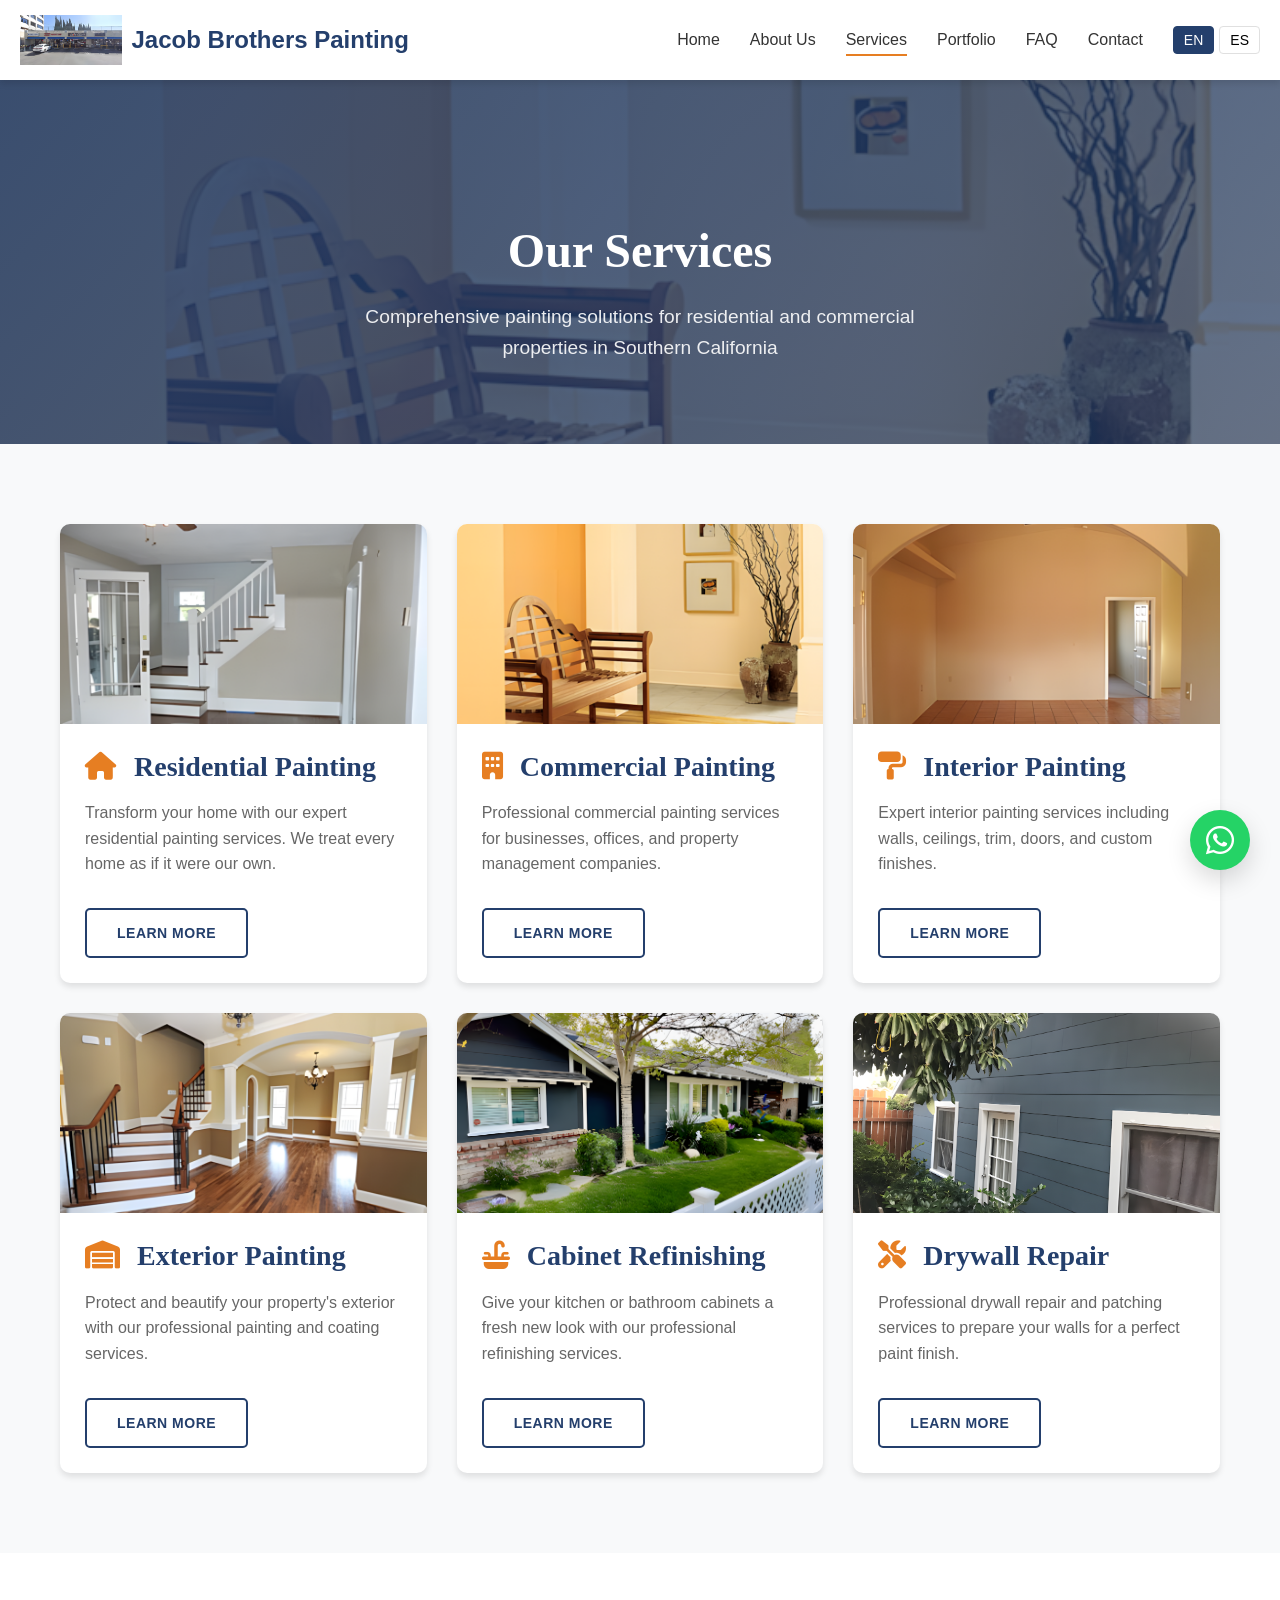
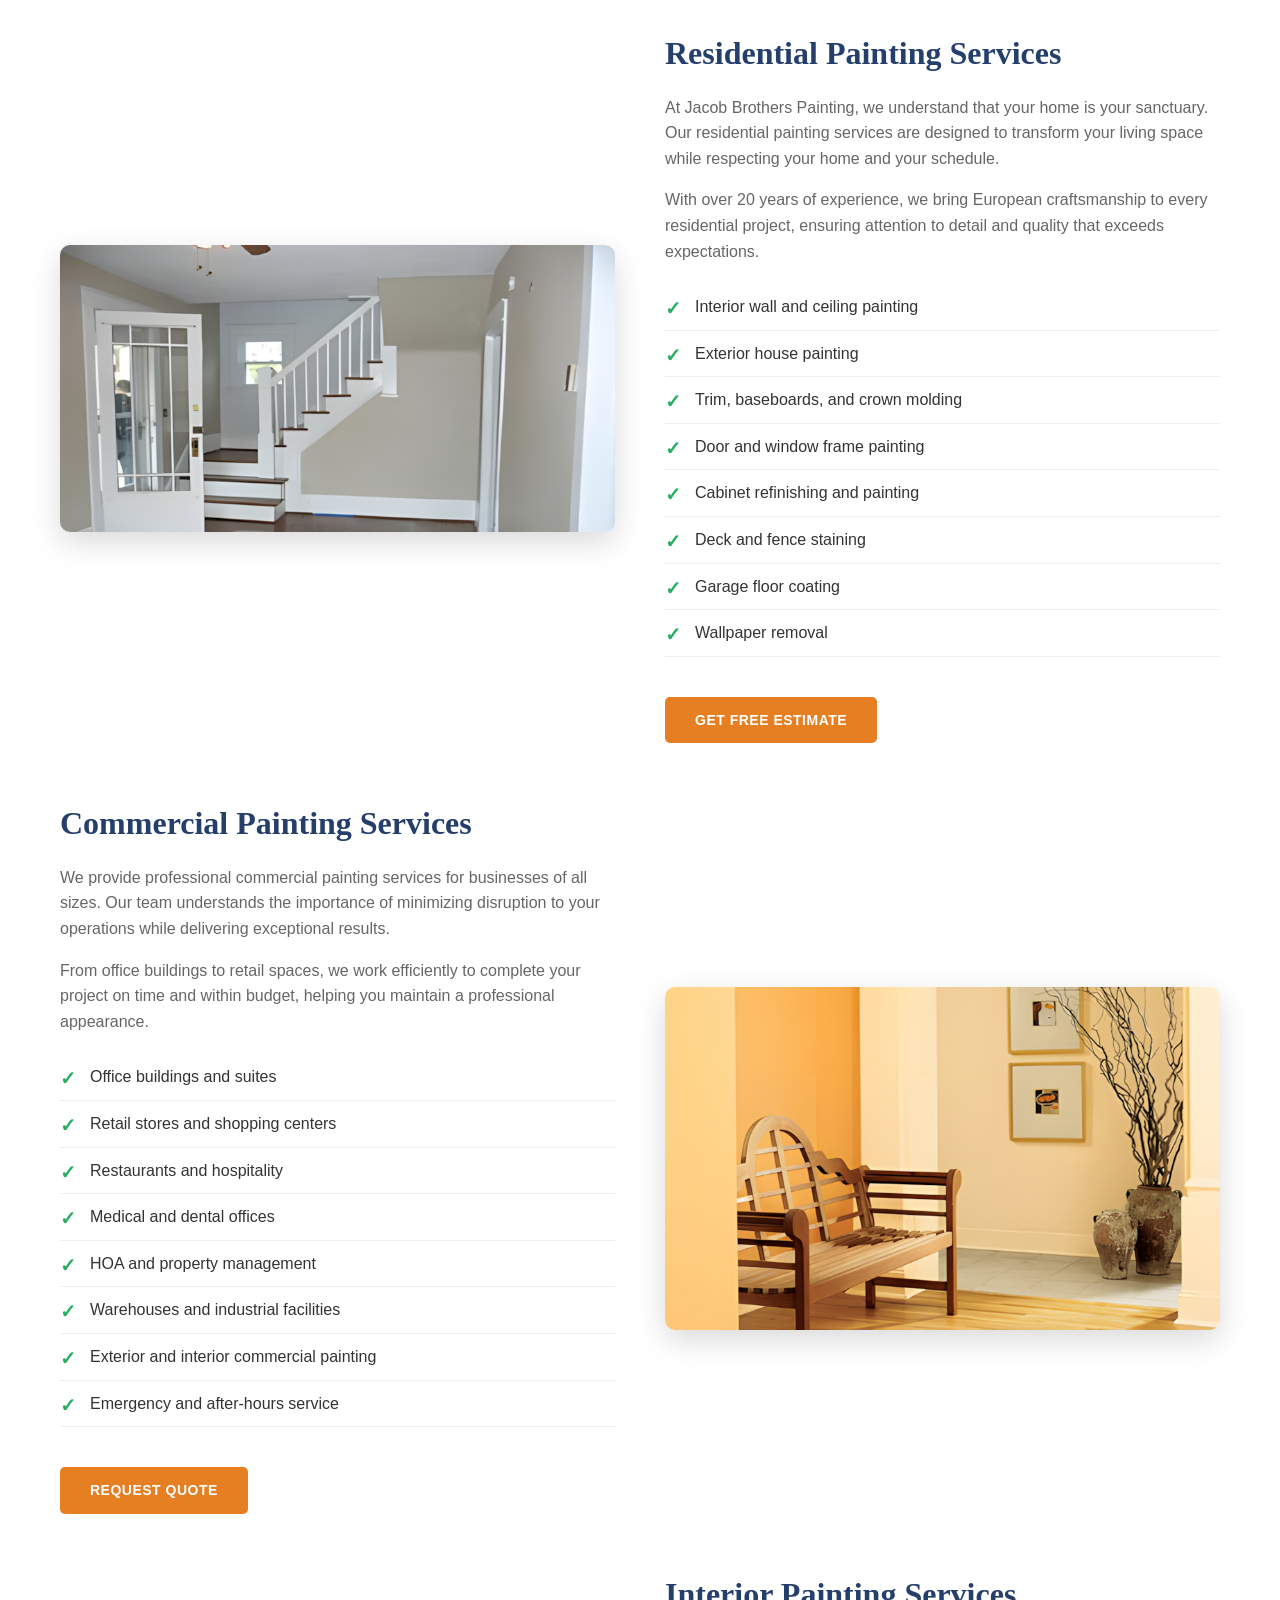
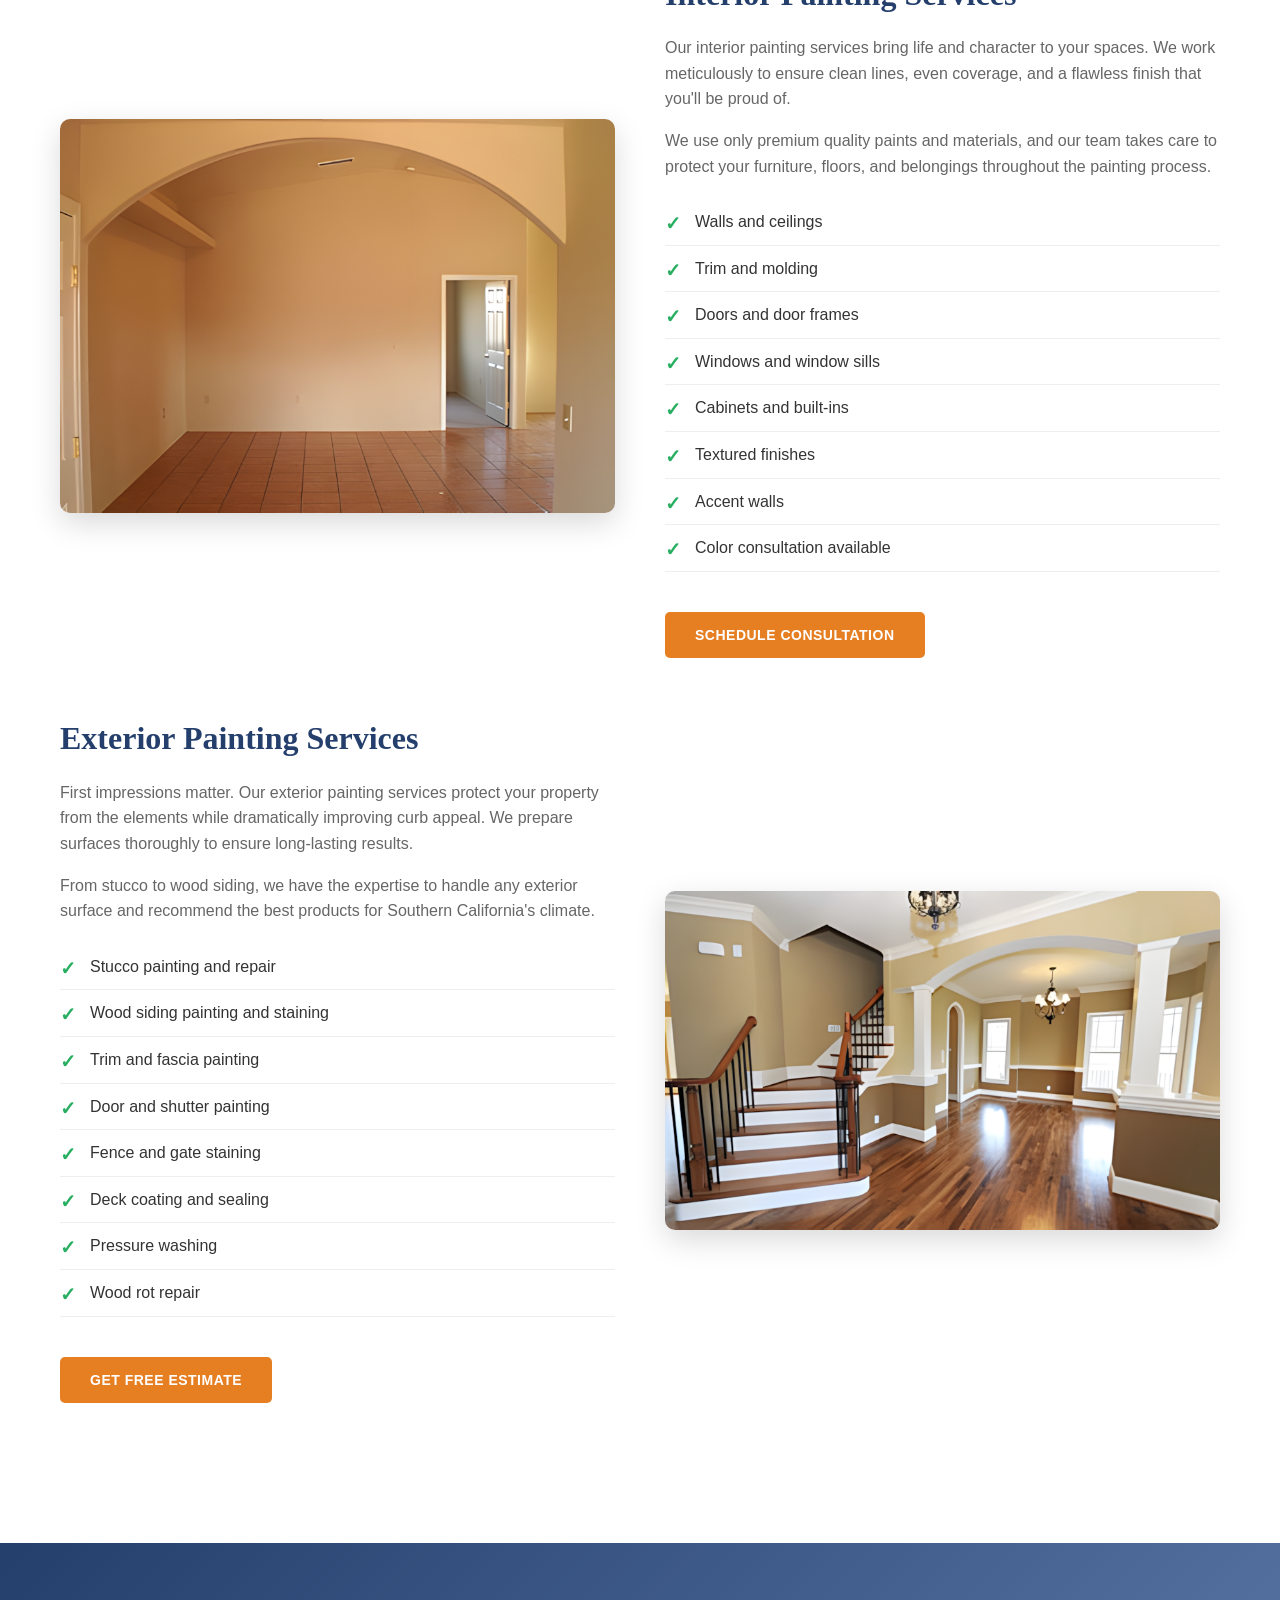
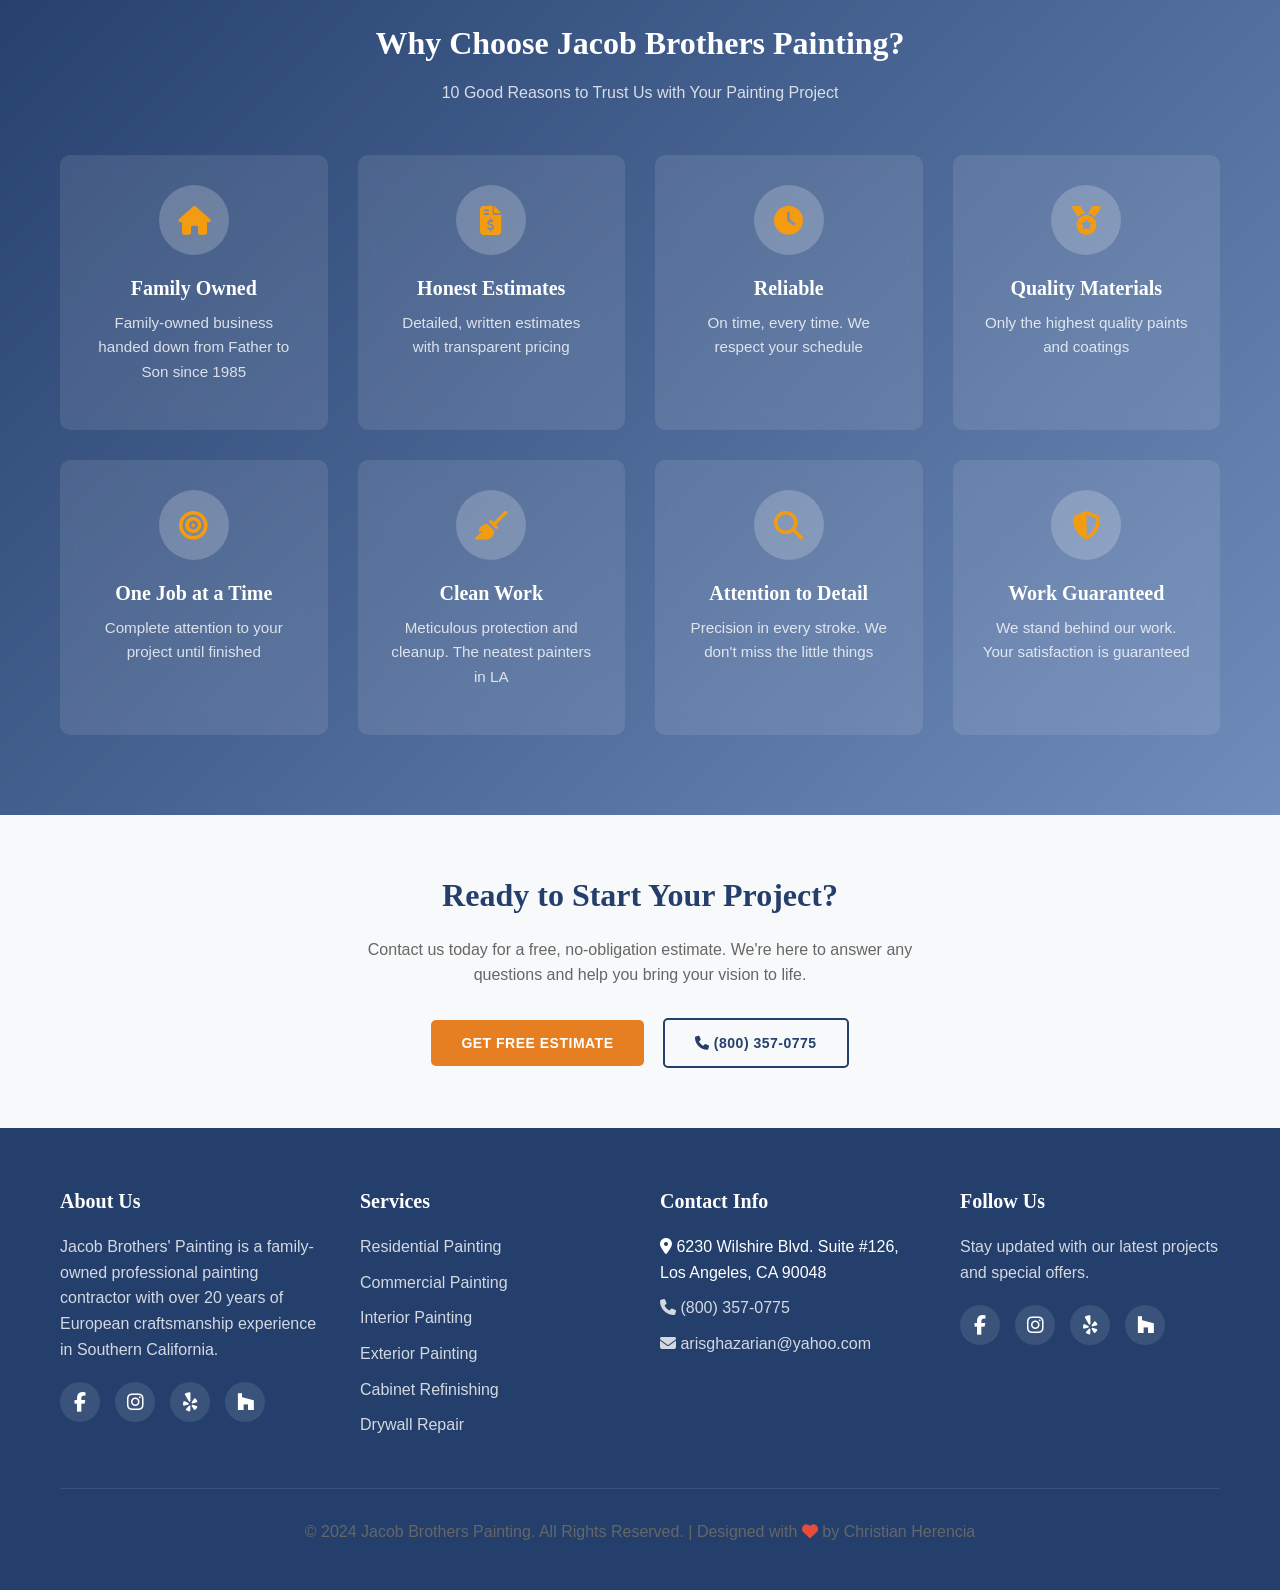
<file: services.html>
<!DOCTYPE html>
<html lang="en">
<head>
    <meta charset="UTF-8">
    <meta name="viewport" content="width=device-width, initial-scale=1.0">
    <meta http-equiv="X-UA-Compatible" content="IE=edge">
    
    <!-- Primary Meta Tags -->
    <title>Our Services | Jacob Brothers Painting | Residential & Commercial Painting Los Angeles</title>
    <meta name="title" content="Our Services | Jacob Brothers Painting | Residential & Commercial Painting Los Angeles">
    <meta name="description" content="Professional painting services in Los Angeles: residential, commercial, interior, exterior, cabinet refinishing, drywall repair, and color consultation. Over 20 years of European craftsmanship.">
    <meta name="keywords" content="painting services Los Angeles, residential painting, commercial painting, interior painting, exterior painting, cabinet refinishing, drywall repair, color consultation, San Fernando Valley painters">
    <meta name="author" content="Jacob Brothers Painting">
    <meta name="robots" content="index, follow">
    
    <!-- Open Graph / Facebook -->
    <meta property="og:type" content="website">
    <meta property="og:url" content="https://www.jacobbrotherspainting.com/services.html">
    <meta property="og:title" content="Our Services | Jacob Brothers Painting">
    <meta property="og:description" content="Comprehensive painting solutions for residential and commercial properties in Southern California.">
    <meta property="og:image" content="https://www.jacobbrotherspainting.com/assets/images/jacob-brothers-painting-team.jpg">
    
    <!-- Twitter -->
    <meta property="twitter:card" content="summary_large_image">
    <meta property="twitter:url" content="https://www.jacobbrotherspainting.com/services.html">
    <meta property="twitter:title" content="Our Services | Jacob Brothers Painting">
    <meta property="twitter:description" content="Comprehensive painting solutions for residential and commercial properties in Southern California.">
    <meta property="twitter:image" content="https://www.jacobbrotherspainting.com/assets/images/jacob-brothers-painting-team.jpg">
    
    <!-- Canonical URL -->
    <link rel="canonical" href="https://www.jacobbrotherspainting.com/services.html">
    
    <!-- Favicon -->
    <link rel="icon" type="image/png" href="assets/images/jacob-brothers-logo.png">
    
    <!-- Stylesheets -->
    <link rel="stylesheet" href="css/styles.css">
    
    <!-- Font Awesome for Icons -->
    <link rel="stylesheet" href="https://cdnjs.cloudflare.com/ajax/libs/font-awesome/6.4.0/css/all.min.css">
    
    <!-- Google Fonts -->
    <link rel="preconnect" href="https://fonts.googleapis.com">
    <link rel="preconnect" href="https://fonts.gstatic.com" crossorigin>
    <link href="https://fonts.googleapis.com/css2?family=Playfair+Display:wght@400;600;700&family=Segoe+UI:wght@300;400;500;600;700&display=swap" rel="stylesheet">
    
    <style>
        .service-detail-section {
            padding: 80px 0;
        }
        
        .service-detail-grid {
            display: grid;
            grid-template-columns: 1fr 1fr;
            gap: 50px;
            align-items: center;
            margin-bottom: 60px;
        }
        
        .service-detail-grid.reverse {
            direction: rtl;
        }
        
        .service-detail-grid.reverse .service-detail-content {
            direction: ltr;
        }
        
        .service-detail-image img {
            border-radius: 10px;
            box-shadow: 0 10px 30px rgba(0, 0, 0, 0.15);
        }
        
        .service-detail-content h3 {
            font-size: 2rem;
            margin-bottom: 20px;
        }
        
        .service-detail-content ul {
            margin: 20px 0;
        }
        
        .service-detail-content ul li {
            padding: 10px 0;
            padding-left: 30px;
            position: relative;
            border-bottom: 1px solid #eee;
        }
        
        .service-detail-content ul li::before {
            content: '✓';
            position: absolute;
            left: 0;
            color: #27ae60;
            font-weight: bold;
            font-size: 1.2rem;
        }
        
        .why-choose-section {
            background: linear-gradient(135deg, #243F6C 0%, #6F8CBB 100%);
            color: white;
            padding: 80px 0;
        }
        
        .why-choose-section h2 {
            color: white;
        }
        
        .why-choose-grid {
            display: grid;
            grid-template-columns: repeat(auto-fit, minmax(250px, 1fr));
            gap: 30px;
            margin-top: 40px;
        }
        
        .why-choose-card {
            background: rgba(255, 255, 255, 0.1);
            padding: 30px;
            border-radius: 10px;
            text-align: center;
            backdrop-filter: blur(10px);
            transition: transform 0.3s ease;
        }
        
        .why-choose-card:hover {
            transform: translateY(-5px);
        }
        
        .why-choose-icon {
            width: 70px;
            height: 70px;
            background: rgba(255, 255, 255, 0.2);
            border-radius: 50%;
            display: flex;
            align-items: center;
            justify-content: center;
            margin: 0 auto 20px;
            font-size: 1.8rem;
            color: #f39c12;
        }
        
        .why-choose-card h4 {
            color: white;
            margin-bottom: 10px;
        }
        
        .why-choose-card p {
            color: rgba(255, 255, 255, 0.8);
            font-size: 0.95rem;
        }
        
        .cta-section {
            background: #f8f9fa;
            padding: 60px 0;
            text-align: center;
        }
        
        @media (max-width: 768px) {
            .service-detail-grid,
            .service-detail-grid.reverse {
                grid-template-columns: 1fr;
                direction: ltr;
            }
        }
    </style>
</head>
<body>
    <!-- Navigation -->
    <nav class="navbar">
        <div class="navbar-container">
            <a href="index.html" class="logo">
                <img src="assets/images/jacob-brothers-logo.png" alt="Jacob Brothers Painting Logo">
                <span class="logo-text">Jacob Brothers Painting</span>
            </a>
            
            <ul class="nav-menu">
                <li><a href="index.html" class="nav-link" data-i18n="nav_home">Home</a></li>
                <li><a href="about.html" class="nav-link" data-i18n="nav_about">About Us</a></li>
                <li><a href="services.html" class="nav-link active" data-i18n="nav_services">Services</a></li>
                <li><a href="portfolio.html" class="nav-link" data-i18n="nav_portfolio">Portfolio</a></li>
                <li><a href="faq.html" class="nav-link" data-i18n="nav_faq">FAQ</a></li>
                <li><a href="contact.html" class="nav-link" data-i18n="nav_contact">Contact</a></li>
                <li class="lang-switcher">
                    <button class="lang-btn active" data-lang="en">EN</button>
                    <button class="lang-btn" data-lang="es">ES</button>
                </li>
            </ul>
            
            <div class="mobile-menu-toggle">
                <span></span>
                <span></span>
                <span></span>
            </div>
        </div>
    </nav>

    <!-- Page Header -->
    <section class="page-header" style="background: linear-gradient(135deg, rgba(36, 63, 108, 0.9) 0%, rgba(36, 63, 108, 0.7) 100%), url('assets/images/commercial-painting-services.jpg') center/cover; padding: 150px 0 80px; text-align: center; color: white; margin-top: 70px;">
        <div class="container">
            <h1 style="color: white; font-size: 3rem; margin-bottom: 20px;">Our Services</h1>
            <p style="color: rgba(255, 255, 255, 0.9); font-size: 1.2rem; max-width: 600px; margin: 0 auto;">Comprehensive painting solutions for residential and commercial properties in Southern California</p>
        </div>
    </section>

    <!-- Services Overview -->
    <section class="services-section section">
        <div class="container">
            <div class="services-grid">
                <div class="service-card">
                    <div class="service-image">
                        <img src="assets/images/residential-painting-expert.jpg" alt="Residential Painting Services">
                    </div>
                    <div class="service-content">
                        <h3><i class="fas fa-home" style="color: var(--accent-color); margin-right: 10px;"></i> Residential Painting</h3>
                        <p>Transform your home with our expert residential painting services. We treat every home as if it were our own.</p>
                        <a href="#residential" class="btn btn-outline" style="margin-top: 15px;">Learn More</a>
                    </div>
                </div>
                
                <div class="service-card">
                    <div class="service-image">
                        <img src="assets/images/commercial-painting-services.jpg" alt="Commercial Painting Services">
                    </div>
                    <div class="service-content">
                        <h3><i class="fas fa-building" style="color: var(--accent-color); margin-right: 10px;"></i> Commercial Painting</h3>
                        <p>Professional commercial painting services for businesses, offices, and property management companies.</p>
                        <a href="#commercial" class="btn btn-outline" style="margin-top: 15px;">Learn More</a>
                    </div>
                </div>
                
                <div class="service-card">
                    <div class="service-image">
                        <img src="assets/images/interior-painting-contractor.jpg" alt="Interior Painting Services">
                    </div>
                    <div class="service-content">
                        <h3><i class="fas fa-paint-roller" style="color: var(--accent-color); margin-right: 10px;"></i> Interior Painting</h3>
                        <p>Expert interior painting services including walls, ceilings, trim, doors, and custom finishes.</p>
                        <a href="#interior" class="btn btn-outline" style="margin-top: 15px;">Learn More</a>
                    </div>
                </div>
                
                <div class="service-card">
                    <div class="service-image">
                        <img src="assets/images/exterior-house-painting-los-angeles.jpg" alt="Exterior Painting Services">
                    </div>
                    <div class="service-content">
                        <h3><i class="fas fa-warehouse" style="color: var(--accent-color); margin-right: 10px;"></i> Exterior Painting</h3>
                        <p>Protect and beautify your property's exterior with our professional painting and coating services.</p>
                        <a href="#exterior" class="btn btn-outline" style="margin-top: 15px;">Learn More</a>
                    </div>
                </div>
                
                <div class="service-card">
                    <div class="service-image">
                        <img src="assets/images/portfolio-project-04.jpg" alt="Cabinet Refinishing Services">
                    </div>
                    <div class="service-content">
                        <h3><i class="fas fa-sink" style="color: var(--accent-color); margin-right: 10px;"></i> Cabinet Refinishing</h3>
                        <p>Give your kitchen or bathroom cabinets a fresh new look with our professional refinishing services.</p>
                        <a href="#cabinets" class="btn btn-outline" style="margin-top: 15px;">Learn More</a>
                    </div>
                </div>
                
                <div class="service-card">
                    <div class="service-image">
                        <img src="assets/images/portfolio-project-02.jpg" alt="Drywall Repair Services">
                    </div>
                    <div class="service-content">
                        <h3><i class="fas fa-tools" style="color: var(--accent-color); margin-right: 10px;"></i> Drywall Repair</h3>
                        <p>Professional drywall repair and patching services to prepare your walls for a perfect paint finish.</p>
                        <a href="#drywall" class="btn btn-outline" style="margin-top: 15px;">Learn More</a>
                    </div>
                </div>
            </div>
        </div>
    </section>

    <!-- Service Details -->
    <section class="service-detail-section">
        <div class="container">
            <!-- Residential -->
            <div class="service-detail-grid" id="residential">
                <div class="service-detail-image">
                    <img src="assets/images/residential-painting-expert.jpg" alt="Residential Painting - Home Interior">
                </div>
                <div class="service-detail-content">
                    <h3>Residential Painting Services</h3>
                    <p>At Jacob Brothers Painting, we understand that your home is your sanctuary. Our residential painting services are designed to transform your living space while respecting your home and your schedule.</p>
                    <p>With over 20 years of experience, we bring European craftsmanship to every residential project, ensuring attention to detail and quality that exceeds expectations.</p>
                    <ul>
                        <li>Interior wall and ceiling painting</li>
                        <li>Exterior house painting</li>
                        <li>Trim, baseboards, and crown molding</li>
                        <li>Door and window frame painting</li>
                        <li>Cabinet refinishing and painting</li>
                        <li>Deck and fence staining</li>
                        <li>Garage floor coating</li>
                        <li>Wallpaper removal</li>
                    </ul>
                    <a href="contact.html" class="btn btn-primary" style="margin-top: 20px;">Get Free Estimate</a>
                </div>
            </div>
            
            <!-- Commercial -->
            <div class="service-detail-grid reverse" id="commercial">
                <div class="service-detail-image">
                    <img src="assets/images/commercial-painting-services.jpg" alt="Commercial Painting - Office Building">
                </div>
                <div class="service-detail-content">
                    <h3>Commercial Painting Services</h3>
                    <p>We provide professional commercial painting services for businesses of all sizes. Our team understands the importance of minimizing disruption to your operations while delivering exceptional results.</p>
                    <p>From office buildings to retail spaces, we work efficiently to complete your project on time and within budget, helping you maintain a professional appearance.</p>
                    <ul>
                        <li>Office buildings and suites</li>
                        <li>Retail stores and shopping centers</li>
                        <li>Restaurants and hospitality</li>
                        <li>Medical and dental offices</li>
                        <li>HOA and property management</li>
                        <li>Warehouses and industrial facilities</li>
                        <li>Exterior and interior commercial painting</li>
                        <li>Emergency and after-hours service</li>
                    </ul>
                    <a href="contact.html" class="btn btn-primary" style="margin-top: 20px;">Request Quote</a>
                </div>
            </div>
            
            <!-- Interior -->
            <div class="service-detail-grid" id="interior">
                <div class="service-detail-image">
                    <img src="assets/images/interior-painting-contractor.jpg" alt="Interior Painting Contractor">
                </div>
                <div class="service-detail-content">
                    <h3>Interior Painting Services</h3>
                    <p>Our interior painting services bring life and character to your spaces. We work meticulously to ensure clean lines, even coverage, and a flawless finish that you'll be proud of.</p>
                    <p>We use only premium quality paints and materials, and our team takes care to protect your furniture, floors, and belongings throughout the painting process.</p>
                    <ul>
                        <li>Walls and ceilings</li>
                        <li>Trim and molding</li>
                        <li>Doors and door frames</li>
                        <li>Windows and window sills</li>
                        <li>Cabinets and built-ins</li>
                        <li>Textured finishes</li>
                        <li>Accent walls</li>
                        <li>Color consultation available</li>
                    </ul>
                    <a href="contact.html" class="btn btn-primary" style="margin-top: 20px;">Schedule Consultation</a>
                </div>
            </div>
            
            <!-- Exterior -->
            <div class="service-detail-grid reverse" id="exterior">
                <div class="service-detail-image">
                    <img src="assets/images/exterior-house-painting-los-angeles.jpg" alt="Exterior House Painting Los Angeles">
                </div>
                <div class="service-detail-content">
                    <h3>Exterior Painting Services</h3>
                    <p>First impressions matter. Our exterior painting services protect your property from the elements while dramatically improving curb appeal. We prepare surfaces thoroughly to ensure long-lasting results.</p>
                    <p>From stucco to wood siding, we have the expertise to handle any exterior surface and recommend the best products for Southern California's climate.</p>
                    <ul>
                        <li>Stucco painting and repair</li>
                        <li>Wood siding painting and staining</li>
                        <li>Trim and fascia painting</li>
                        <li>Door and shutter painting</li>
                        <li>Fence and gate staining</li>
                        <li>Deck coating and sealing</li>
                        <li>Pressure washing</li>
                        <li>Wood rot repair</li>
                    </ul>
                    <a href="contact.html" class="btn btn-primary" style="margin-top: 20px;">Get Free Estimate</a>
                </div>
            </div>
        </div>
    </section>

    <!-- Why Choose Us -->
    <section class="why-choose-section">
        <div class="container">
            <div class="section-header">
                <h2>Why Choose Jacob Brothers Painting?</h2>
                <p style="color: rgba(255, 255, 255, 0.8);">10 Good Reasons to Trust Us with Your Painting Project</p>
            </div>
            
            <div class="why-choose-grid">
                <div class="why-choose-card">
                    <div class="why-choose-icon">
                        <i class="fas fa-home"></i>
                    </div>
                    <h4>Family Owned</h4>
                    <p>Family-owned business handed down from Father to Son since 1985</p>
                </div>
                
                <div class="why-choose-card">
                    <div class="why-choose-icon">
                        <i class="fas fa-file-invoice-dollar"></i>
                    </div>
                    <h4>Honest Estimates</h4>
                    <p>Detailed, written estimates with transparent pricing</p>
                </div>
                
                <div class="why-choose-card">
                    <div class="why-choose-icon">
                        <i class="fas fa-clock"></i>
                    </div>
                    <h4>Reliable</h4>
                    <p>On time, every time. We respect your schedule</p>
                </div>
                
                <div class="why-choose-card">
                    <div class="why-choose-icon">
                        <i class="fas fa-medal"></i>
                    </div>
                    <h4>Quality Materials</h4>
                    <p>Only the highest quality paints and coatings</p>
                </div>
                
                <div class="why-choose-card">
                    <div class="why-choose-icon">
                        <i class="fas fa-bullseye"></i>
                    </div>
                    <h4>One Job at a Time</h4>
                    <p>Complete attention to your project until finished</p>
                </div>
                
                <div class="why-choose-card">
                    <div class="why-choose-icon">
                        <i class="fas fa-broom"></i>
                    </div>
                    <h4>Clean Work</h4>
                    <p>Meticulous protection and cleanup. The neatest painters in LA</p>
                </div>
                
                <div class="why-choose-card">
                    <div class="why-choose-icon">
                        <i class="fas fa-search"></i>
                    </div>
                    <h4>Attention to Detail</h4>
                    <p>Precision in every stroke. We don't miss the little things</p>
                </div>
                
                <div class="why-choose-card">
                    <div class="why-choose-icon">
                        <i class="fas fa-shield-alt"></i>
                    </div>
                    <h4>Work Guaranteed</h4>
                    <p>We stand behind our work. Your satisfaction is guaranteed</p>
                </div>
            </div>
        </div>
    </section>

    <!-- CTA Section -->
    <section class="cta-section">
        <div class="container">
            <h2 style="margin-bottom: 20px;">Ready to Start Your Project?</h2>
            <p style="max-width: 600px; margin: 0 auto 30px; color: #666;">Contact us today for a free, no-obligation estimate. We're here to answer any questions and help you bring your vision to life.</p>
            <div>
                <a href="contact.html" class="btn btn-primary" style="margin-right: 15px;">Get Free Estimate</a>
                <a href="tel:8003570775" class="btn btn-outline"><i class="fas fa-phone"></i> (800) 357-0775</a>
            </div>
        </div>
    </section>

    <!-- Footer -->
    <footer class="footer">
        <div class="container">
            <div class="footer-grid">
                <div class="footer-col">
                    <h4>About Us</h4>
                    <p>Jacob Brothers' Painting is a family-owned professional painting contractor with over 20 years of European craftsmanship experience in Southern California.</p>
                    <div class="social-links">
                        <a href="#" class="social-link"><i class="fab fa-facebook-f"></i></a>
                        <a href="#" class="social-link"><i class="fab fa-instagram"></i></a>
                        <a href="#" class="social-link"><i class="fab fa-yelp"></i></a>
                        <a href="#" class="social-link"><i class="fab fa-houzz"></i></a>
                    </div>
                </div>
                
                <div class="footer-col">
                    <h4>Services</h4>
                    <ul class="footer-links">
                        <li><a href="#residential">Residential Painting</a></li>
                        <li><a href="#commercial">Commercial Painting</a></li>
                        <li><a href="#interior">Interior Painting</a></li>
                        <li><a href="#exterior">Exterior Painting</a></li>
                        <li><a href="#cabinets">Cabinet Refinishing</a></li>
                        <li><a href="#drywall">Drywall Repair</a></li>
                    </ul>
                </div>
                
                <div class="footer-col">
                    <h4>Contact Info</h4>
                    <ul class="footer-links">
                        <li><i class="fas fa-map-marker-alt"></i> 6230 Wilshire Blvd. Suite #126, Los Angeles, CA 90048</li>
                        <li><a href="tel:8003570775"><i class="fas fa-phone"></i> (800) 357-0775</a></li>
                        <li><a href="mailto:arisghazarian@yahoo.com"><i class="fas fa-envelope"></i> arisghazarian@yahoo.com</a></li>
                    </ul>
                </div>
                
                <div class="footer-col">
                    <h4>Follow Us</h4>
                    <p>Stay updated with our latest projects and special offers.</p>
                    <div class="social-links">
                        <a href="#" class="social-link"><i class="fab fa-facebook-f"></i></a>
                        <a href="#" class="social-link"><i class="fab fa-instagram"></i></a>
                        <a href="#" class="social-link"><i class="fab fa-yelp"></i></a>
                        <a href="#" class="social-link"><i class="fab fa-houzz"></i></a>
                    </div>
                </div>
            </div>
            
            <div class="footer-bottom">
                <p>&copy; 2024 Jacob Brothers Painting. All Rights Reserved. | Designed with <i class="fas fa-heart" style="color: #e74c3c;"></i> by Christian Herencia</p>
            </div>
        </div>
    </footer>

    <!-- Scroll to Top Button -->
    <button class="scroll-top" aria-label="Scroll to top">
        <i class="fas fa-chevron-up"></i>
    </button>

    <!-- WhatsApp Button -->
    <button class="whatsapp-btn" onclick="openWhatsApp()" aria-label="Contact us on WhatsApp">
        <i class="fab fa-whatsapp"></i>
        <span class="whatsapp-tooltip">Chat with us!</span>
    </button>

    <!-- JavaScript -->
    <script src="js/main.js"></script>
</body>
</html>
</file>
<file: css/styles.css>
/* ============================================
   Jacob Brothers Painting - Modern Styles
   ============================================ */

/* CSS Variables */
:root {
    --primary-color: #243F6C;
    --secondary-color: #6F8CBB;
    --accent-color: #E67E22;
    --text-dark: #333333;
    --text-light: #666666;
    --white: #ffffff;
    --light-gray: #f8f9fa;
    --border-color: #e0e0e0;
    --shadow: 0 4px 6px rgba(0, 0, 0, 0.1);
    --shadow-lg: 0 10px 25px rgba(0, 0, 0, 0.15);
    --transition: all 0.3s ease;
    --font-primary: 'Segoe UI', Tahoma, Geneva, Verdana, sans-serif;
    --font-heading: 'Georgia', serif;
}

/* Reset & Base */
* {
    margin: 0;
    padding: 0;
    box-sizing: border-box;
}

html {
    scroll-behavior: smooth;
}

body {
    font-family: var(--font-primary);
    font-size: 16px;
    line-height: 1.6;
    color: var(--text-dark);
    background-color: var(--white);
}

h1, h2, h3, h4, h5, h6 {
    font-family: var(--font-heading);
    color: var(--primary-color);
    line-height: 1.3;
    margin-bottom: 1rem;
}

h1 { font-size: 2.5rem; }
h2 { font-size: 2rem; }
h3 { font-size: 1.75rem; }
h4 { font-size: 1.25rem; }

p {
    margin-bottom: 1rem;
    color: var(--text-light);
}

a {
    color: var(--primary-color);
    text-decoration: none;
    transition: var(--transition);
}

a:hover {
    color: var(--accent-color);
}

img {
    max-width: 100%;
    height: auto;
    display: block;
}

ul {
    list-style: none;
}

.container {
    max-width: 1200px;
    margin: 0 auto;
    padding: 0 20px;
}

.section {
    padding: 80px 0;
}

.section-light {
    background-color: var(--light-gray);
}

.text-center { text-align: center; }

/* ============================================
   Navigation
   ============================================ */
.navbar {
    position: fixed;
    top: 0;
    left: 0;
    width: 100%;
    background: var(--white);
    box-shadow: var(--shadow);
    z-index: 1000;
    transition: var(--transition);
}

.navbar.scrolled {
    background: rgba(255, 255, 255, 0.98);
}

.navbar-container {
    display: flex;
    justify-content: space-between;
    align-items: center;
    padding: 15px 20px;
    max-width: 1400px;
    margin: 0 auto;
}

.logo {
    display: flex;
    align-items: center;
    gap: 10px;
}

.logo img {
    height: 50px;
    width: auto;
}

.logo-text {
    font-size: 1.5rem;
    font-weight: bold;
    color: var(--primary-color);
}

.nav-menu {
    display: flex;
    align-items: center;
    gap: 30px;
}

.nav-link {
    color: var(--text-dark);
    font-weight: 500;
    padding: 8px 0;
    position: relative;
    transition: var(--transition);
}

.nav-link::after {
    content: '';
    position: absolute;
    bottom: 0;
    left: 0;
    width: 0;
    height: 2px;
    background: var(--accent-color);
    transition: var(--transition);
}

.nav-link:hover::after,
.nav-link.active::after {
    width: 100%;
}

.nav-link:hover {
    color: var(--accent-color);
}

/* Language Switcher */
.lang-switcher {
    display: flex;
    gap: 5px;
}

.lang-btn {
    padding: 5px 10px;
    border: 1px solid var(--border-color);
    background: var(--white);
    cursor: pointer;
    font-size: 14px;
    border-radius: 4px;
    transition: var(--transition);
}

.lang-btn:hover,
.lang-btn.active {
    background: var(--primary-color);
    color: var(--white);
    border-color: var(--primary-color);
}

/* Mobile Menu Toggle */
.mobile-menu-toggle {
    display: none;
    flex-direction: column;
    gap: 5px;
    cursor: pointer;
    padding: 5px;
}

.mobile-menu-toggle span {
    width: 25px;
    height: 3px;
    background: var(--primary-color);
    border-radius: 2px;
    transition: var(--transition);
}

/* ============================================
   Hero Carousel
   ============================================ */
.hero-carousel {
    position: relative;
    height: 100vh;
    min-height: 600px;
    overflow: hidden;
    margin-top: 0;
}

.carousel-slide {
    position: absolute;
    top: 0;
    left: 0;
    width: 100%;
    height: 100%;
    opacity: 0;
    transition: opacity 1s ease-in-out;
}

.carousel-slide.active {
    opacity: 1;
}

.carousel-slide img {
    width: 100%;
    height: 100%;
    object-fit: cover;
}

.carousel-overlay {
    position: absolute;
    top: 0;
    left: 0;
    width: 100%;
    height: 100%;
    background: linear-gradient(135deg, rgba(36, 63, 108, 0.85) 0%, rgba(36, 63, 108, 0.6) 100%);
    display: flex;
    align-items: center;
    justify-content: center;
}

.carousel-content {
    text-align: center;
    color: var(--white);
    max-width: 800px;
    padding: 20px;
    animation: fadeInUp 1s ease;
}

.carousel-content h1 {
    color: var(--white);
    font-size: 3rem;
    margin-bottom: 20px;
    text-shadow: 2px 2px 4px rgba(0, 0, 0, 0.3);
}

.carousel-content p {
    color: rgba(255, 255, 255, 0.9);
    font-size: 1.25rem;
    margin-bottom: 30px;
}

.carousel-indicators {
    position: absolute;
    bottom: 30px;
    left: 50%;
    transform: translateX(-50%);
    display: flex;
    gap: 10px;
}

.carousel-indicator {
    width: 12px;
    height: 12px;
    border-radius: 50%;
    background: rgba(255, 255, 255, 0.5);
    cursor: pointer;
    transition: var(--transition);
}

.carousel-indicator.active {
    background: var(--white);
    transform: scale(1.2);
}

.carousel-arrow {
    position: absolute;
    top: 50%;
    transform: translateY(-50%);
    background: rgba(255, 255, 255, 0.3);
    border: none;
    color: var(--white);
    font-size: 2rem;
    padding: 15px 20px;
    cursor: pointer;
    transition: var(--transition);
    z-index: 10;
}

.carousel-arrow:hover {
    background: rgba(255, 255, 255, 0.5);
}

.carousel-arrow.prev { left: 20px; }
.carousel-arrow.next { right: 20px; }

/* ============================================
   Buttons
   ============================================ */
.btn {
    display: inline-block;
    padding: 12px 30px;
    border-radius: 5px;
    font-weight: 600;
    text-transform: uppercase;
    letter-spacing: 0.5px;
    cursor: pointer;
    transition: var(--transition);
    border: none;
    font-size: 14px;
}

.btn-primary {
    background: var(--accent-color);
    color: var(--white);
}

.btn-primary:hover {
    background: #d35400;
    color: var(--white);
    transform: translateY(-2px);
    box-shadow: var(--shadow-lg);
}

.btn-secondary {
    background: transparent;
    color: var(--white);
    border: 2px solid var(--white);
}

.btn-secondary:hover {
    background: var(--white);
    color: var(--primary-color);
}

.btn-outline {
    background: transparent;
    color: var(--primary-color);
    border: 2px solid var(--primary-color);
}

.btn-outline:hover {
    background: var(--primary-color);
    color: var(--white);
}

/* ============================================
   About Section
   ============================================ */
.about-section {
    padding: 80px 0;
}

.about-grid {
    display: grid;
    grid-template-columns: 1fr 1fr;
    gap: 50px;
    align-items: center;
}

.about-image {
    position: relative;
}

.about-image img {
    border-radius: 10px;
    box-shadow: var(--shadow-lg);
}

.about-image::before {
    content: '';
    position: absolute;
    top: -20px;
    left: -20px;
    width: 100%;
    height: 100%;
    border: 3px solid var(--accent-color);
    border-radius: 10px;
    z-index: -1;
}

.about-content h2 {
    margin-bottom: 20px;
}

.about-content .highlight {
    color: var(--accent-color);
    font-style: italic;
}

.about-features {
    display: grid;
    grid-template-columns: 1fr 1fr;
    gap: 20px;
    margin-top: 30px;
}

.about-feature {
    display: flex;
    align-items: center;
    gap: 10px;
}

.about-feature-icon {
    width: 40px;
    height: 40px;
    background: var(--secondary-color);
    color: var(--white);
    border-radius: 50%;
    display: flex;
    align-items: center;
    justify-content: center;
    font-weight: bold;
}

/* ============================================
   Services Section
   ============================================ */
.services-section {
    padding: 80px 0;
    background: var(--light-gray);
}

.section-header {
    text-align: center;
    margin-bottom: 50px;
}

.section-header h2 {
    margin-bottom: 15px;
}

.section-header p {
    max-width: 600px;
    margin: 0 auto;
}

.services-grid {
    display: grid;
    grid-template-columns: repeat(auto-fit, minmax(300px, 1fr));
    gap: 30px;
}

.service-card {
    background: var(--white);
    border-radius: 10px;
    overflow: hidden;
    box-shadow: var(--shadow);
    transition: var(--transition);
}

.service-card:hover {
    transform: translateY(-10px);
    box-shadow: var(--shadow-lg);
}

.service-image {
    height: 200px;
    overflow: hidden;
}

.service-image img {
    width: 100%;
    height: 100%;
    object-fit: cover;
    transition: var(--transition);
}

.service-card:hover .service-image img {
    transform: scale(1.1);
}

.service-content {
    padding: 25px;
}

.service-content h3 {
    margin-bottom: 15px;
}

.service-content ul {
    margin-top: 15px;
}

.service-content ul li {
    padding: 5px 0;
    padding-left: 20px;
    position: relative;
}

.service-content ul li::before {
    content: '✓';
    position: absolute;
    left: 0;
    color: var(--accent-color);
    font-weight: bold;
}

/* ============================================
   Portfolio Section
   ============================================ */
.portfolio-section {
    padding: 80px 0;
}

.portfolio-grid {
    display: grid;
    grid-template-columns: repeat(auto-fit, minmax(300px, 1fr));
    gap: 20px;
}

.portfolio-item {
    position: relative;
    overflow: hidden;
    border-radius: 10px;
    cursor: pointer;
    box-shadow: var(--shadow);
}

.portfolio-item img {
    width: 100%;
    height: 300px;
    object-fit: cover;
    transition: var(--transition);
}

.portfolio-item:hover img {
    transform: scale(1.1);
}

.portfolio-overlay {
    position: absolute;
    top: 0;
    left: 0;
    width: 100%;
    height: 100%;
    background: rgba(36, 63, 108, 0.8);
    display: flex;
    flex-direction: column;
    align-items: center;
    justify-content: center;
    opacity: 0;
    transition: var(--transition);
}

.portfolio-item:hover .portfolio-overlay {
    opacity: 1;
}

.portfolio-overlay h3 {
    color: var(--white);
    margin-bottom: 10px;
}

.portfolio-overlay p {
    color: rgba(255, 255, 255, 0.9);
}

.portfolio-zoom {
    margin-top: 15px;
    padding: 8px 20px;
    background: var(--accent-color);
    color: var(--white);
    border: none;
    border-radius: 5px;
    cursor: pointer;
    transition: var(--transition);
}

.portfolio-zoom:hover {
    background: #d35400;
}

/* Modal Lightbox */
.modal {
    display: none;
    position: fixed;
    top: 0;
    left: 0;
    width: 100%;
    height: 100%;
    background: rgba(0, 0, 0, 0.9);
    z-index: 2000;
    align-items: center;
    justify-content: center;
}

.modal.active {
    display: flex;
}

.modal-content {
    position: relative;
    max-width: 90%;
    max-height: 90%;
}

.modal-content img {
    max-width: 100%;
    max-height: 85vh;
    border-radius: 5px;
}

.modal-close {
    position: absolute;
    top: -40px;
    right: 0;
    background: none;
    border: none;
    color: var(--white);
    font-size: 2rem;
    cursor: pointer;
    transition: var(--transition);
}

.modal-close:hover {
    color: var(--accent-color);
}

.modal-nav {
    position: absolute;
    top: 50%;
    transform: translateY(-50%);
    background: rgba(255, 255, 255, 0.2);
    border: none;
    color: var(--white);
    font-size: 2rem;
    padding: 15px 20px;
    cursor: pointer;
    transition: var(--transition);
}

.modal-nav:hover {
    background: rgba(255, 255, 255, 0.4);
}

.modal-nav.prev { left: 20px; }
.modal-nav.next { right: 20px; }

/* ============================================
   Testimonials Section
   ============================================ */
.testimonials-section {
    padding: 80px 0;
    background: var(--primary-color);
    color: var(--white);
}

.testimonials-section h2 {
    color: var(--white);
}

.testimonials-grid {
    display: grid;
    grid-template-columns: repeat(auto-fit, minmax(350px, 1fr));
    gap: 30px;
    margin-top: 40px;
}

.testimonial-card {
    background: rgba(255, 255, 255, 0.1);
    padding: 30px;
    border-radius: 10px;
    backdrop-filter: blur(10px);
}

.testimonial-content {
    font-style: italic;
    margin-bottom: 20px;
    line-height: 1.8;
}

.testimonial-author {
    display: flex;
    align-items: center;
    gap: 15px;
}

.testimonial-author strong {
    color: var(--accent-color);
    font-size: 1.1rem;
}

.testimonial-rating {
    color: #f1c40f;
    font-size: 1.2rem;
}

/* ============================================
   Contact Section
   ============================================ */
.contact-section {
    padding: 80px 0;
}

.contact-grid {
    display: grid;
    grid-template-columns: 1fr 1fr;
    gap: 50px;
}

.contact-info h3 {
    margin-bottom: 20px;
}

.contact-details {
    margin: 30px 0;
}

.contact-item {
    display: flex;
    align-items: flex-start;
    gap: 15px;
    margin-bottom: 20px;
}

.contact-icon {
    width: 50px;
    height: 50px;
    background: var(--secondary-color);
    color: var(--white);
    border-radius: 50%;
    display: flex;
    align-items: center;
    justify-content: center;
    font-size: 1.2rem;
    flex-shrink: 0;
}

.contact-form {
    background: var(--light-gray);
    padding: 40px;
    border-radius: 10px;
}

.form-group {
    margin-bottom: 20px;
}

.form-group label {
    display: block;
    margin-bottom: 8px;
    font-weight: 600;
    color: var(--text-dark);
}

.form-group input,
.form-group textarea,
.form-group select {
    width: 100%;
    padding: 12px 15px;
    border: 1px solid var(--border-color);
    border-radius: 5px;
    font-family: inherit;
    font-size: 16px;
    transition: var(--transition);
}

.form-group input:focus,
.form-group textarea:focus,
.form-group select:focus {
    outline: none;
    border-color: var(--primary-color);
    box-shadow: 0 0 0 3px rgba(36, 63, 108, 0.1);
}

.form-group textarea {
    resize: vertical;
    min-height: 120px;
}

.map-container {
    margin-top: 50px;
    border-radius: 10px;
    overflow: hidden;
    box-shadow: var(--shadow);
}

/* ============================================
   FAQ Section
   ============================================ */
.faq-section {
    padding: 80px 0;
    background: var(--light-gray);
}

.faq-container {
    max-width: 800px;
    margin: 0 auto;
}

.faq-item {
    background: var(--white);
    margin-bottom: 15px;
    border-radius: 10px;
    box-shadow: var(--shadow);
    overflow: hidden;
}

.faq-question {
    padding: 20px 25px;
    cursor: pointer;
    display: flex;
    justify-content: space-between;
    align-items: center;
    font-weight: 600;
    color: var(--primary-color);
    transition: var(--transition);
}

.faq-question:hover {
    background: rgba(36, 63, 108, 0.05);
}

.faq-icon {
    font-size: 1.5rem;
    transition: var(--transition);
}

.faq-item.active .faq-icon {
    transform: rotate(45deg);
}

.faq-answer {
    max-height: 0;
    overflow: hidden;
    transition: max-height 0.3s ease;
}

.faq-item.active .faq-answer {
    max-height: 500px;
}

.faq-answer-content {
    padding: 0 25px 25px;
    color: var(--text-light);
    line-height: 1.8;
}

/* ============================================
   Footer
   ============================================ */
.footer {
    background: var(--primary-color);
    color: var(--white);
    padding: 60px 0 30px;
}

.footer-grid {
    display: grid;
    grid-template-columns: repeat(auto-fit, minmax(250px, 1fr));
    gap: 40px;
    margin-bottom: 40px;
}

.footer-col h4 {
    color: var(--white);
    margin-bottom: 20px;
}

.footer-col p {
    color: rgba(255, 255, 255, 0.8);
}

.footer-links li {
    margin-bottom: 10px;
}

.footer-links a {
    color: rgba(255, 255, 255, 0.8);
    transition: var(--transition);
}

.footer-links a:hover {
    color: var(--accent-color);
    padding-left: 5px;
}

.social-links {
    display: flex;
    gap: 15px;
    margin-top: 20px;
}

.social-link {
    width: 40px;
    height: 40px;
    background: rgba(255, 255, 255, 0.1);
    border-radius: 50%;
    display: flex;
    align-items: center;
    justify-content: center;
    color: var(--white);
    font-size: 1.2rem;
    transition: var(--transition);
}

.social-link:hover {
    background: var(--accent-color);
    transform: translateY(-3px);
}

.footer-bottom {
    border-top: 1px solid rgba(255, 255, 255, 0.1);
    padding-top: 30px;
    text-align: center;
    color: rgba(255, 255, 255, 0.6);
}

/* ============================================
   Floating Buttons
   ============================================ */
.scroll-top {
    position: fixed;
    bottom: 100px;
    right: 30px;
    width: 50px;
    height: 50px;
    background: var(--primary-color);
    color: var(--white);
    border: none;
    border-radius: 50%;
    cursor: pointer;
    font-size: 1.5rem;
    box-shadow: var(--shadow-lg);
    opacity: 0;
    visibility: hidden;
    transition: var(--transition);
    z-index: 999;
}

.scroll-top.visible {
    opacity: 1;
    visibility: visible;
}

.scroll-top:hover {
    background: var(--accent-color);
    transform: translateY(-5px);
}

.whatsapp-btn {
    position: fixed;
    bottom: 30px;
    right: 30px;
    width: 60px;
    height: 60px;
    background: #25D366;
    color: var(--white);
    border: none;
    border-radius: 50%;
    cursor: pointer;
    font-size: 2rem;
    box-shadow: var(--shadow-lg);
    display: flex;
    align-items: center;
    justify-content: center;
    transition: var(--transition);
    z-index: 999;
}

.whatsapp-btn:hover {
    background: #128C7E;
    transform: scale(1.1);
}

.whatsapp-tooltip {
    position: absolute;
    right: 70px;
    background: var(--white);
    color: var(--text-dark);
    padding: 8px 15px;
    border-radius: 5px;
    box-shadow: var(--shadow);
    white-space: nowrap;
    opacity: 0;
    visibility: hidden;
    transition: var(--transition);
}

.whatsapp-btn:hover .whatsapp-tooltip {
    opacity: 1;
    visibility: visible;
}

/* ============================================
   Animations
   ============================================ */
@keyframes fadeInUp {
    from {
        opacity: 0;
        transform: translateY(30px);
    }
    to {
        opacity: 1;
        transform: translateY(0);
    }
}

.fade-in {
    animation: fadeInUp 0.6s ease;
}

/* ============================================
   Responsive Design
   ============================================ */
@media (max-width: 992px) {
    .about-grid,
    .contact-grid {
        grid-template-columns: 1fr;
    }
    
    .about-image {
        order: -1;
    }
}

@media (max-width: 768px) {
    .mobile-menu-toggle {
        display: flex;
    }
    
    .nav-menu {
        position: fixed;
        top: 80px;
        left: -100%;
        width: 100%;
        background: var(--white);
        flex-direction: column;
        padding: 30px;
        box-shadow: var(--shadow);
        transition: var(--transition);
    }
    
    .nav-menu.active {
        left: 0;
    }
    
    .carousel-content h1 {
        font-size: 2rem;
    }
    
    .carousel-content p {
        font-size: 1rem;
    }
    
    .about-features {
        grid-template-columns: 1fr;
    }
    
    .testimonials-grid {
        grid-template-columns: 1fr;
    }
    
    h1 { font-size: 2rem; }
    h2 { font-size: 1.75rem; }
    
    .section {
        padding: 50px 0;
    }
}

@media (max-width: 480px) {
    .carousel-arrow {
        padding: 10px 15px;
        font-size: 1.5rem;
    }
    
    .btn {
        padding: 10px 20px;
        font-size: 12px;
    }
    
    .contact-form {
        padding: 20px;
    }
}
</file>
